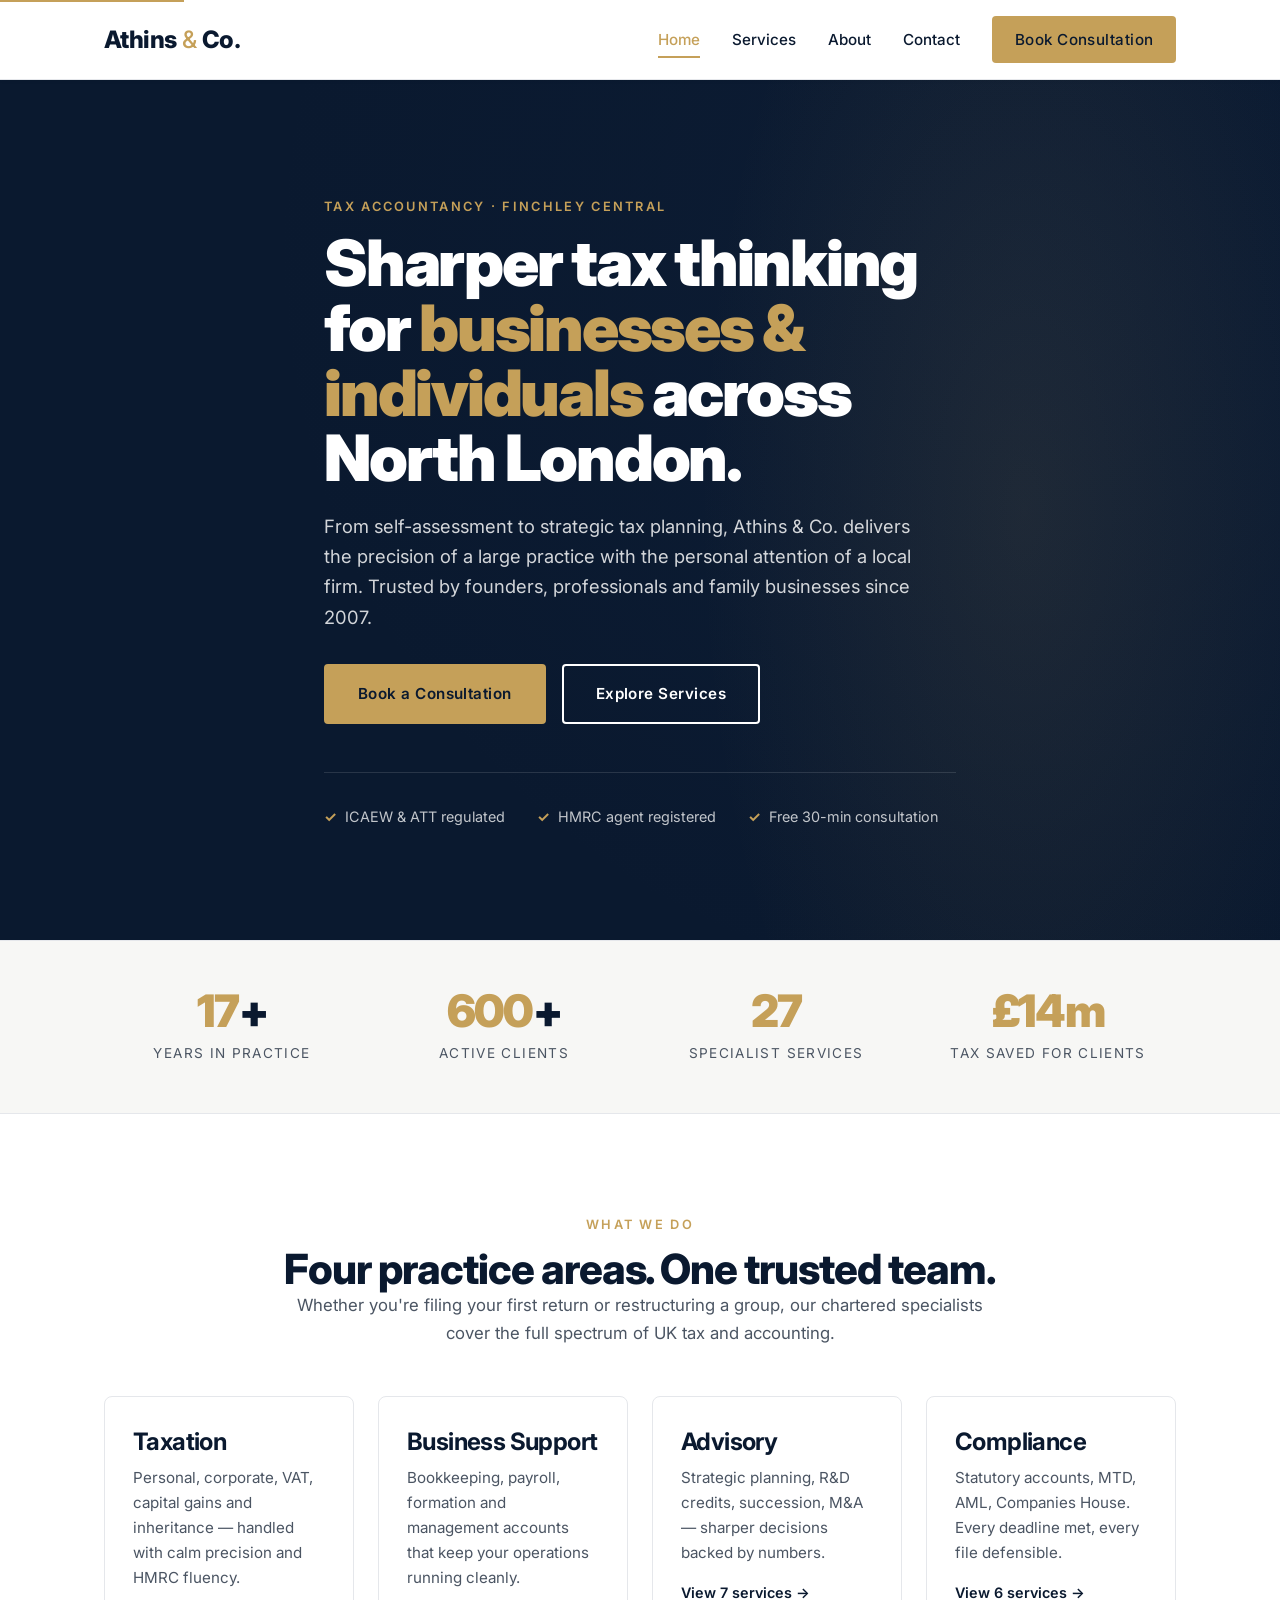
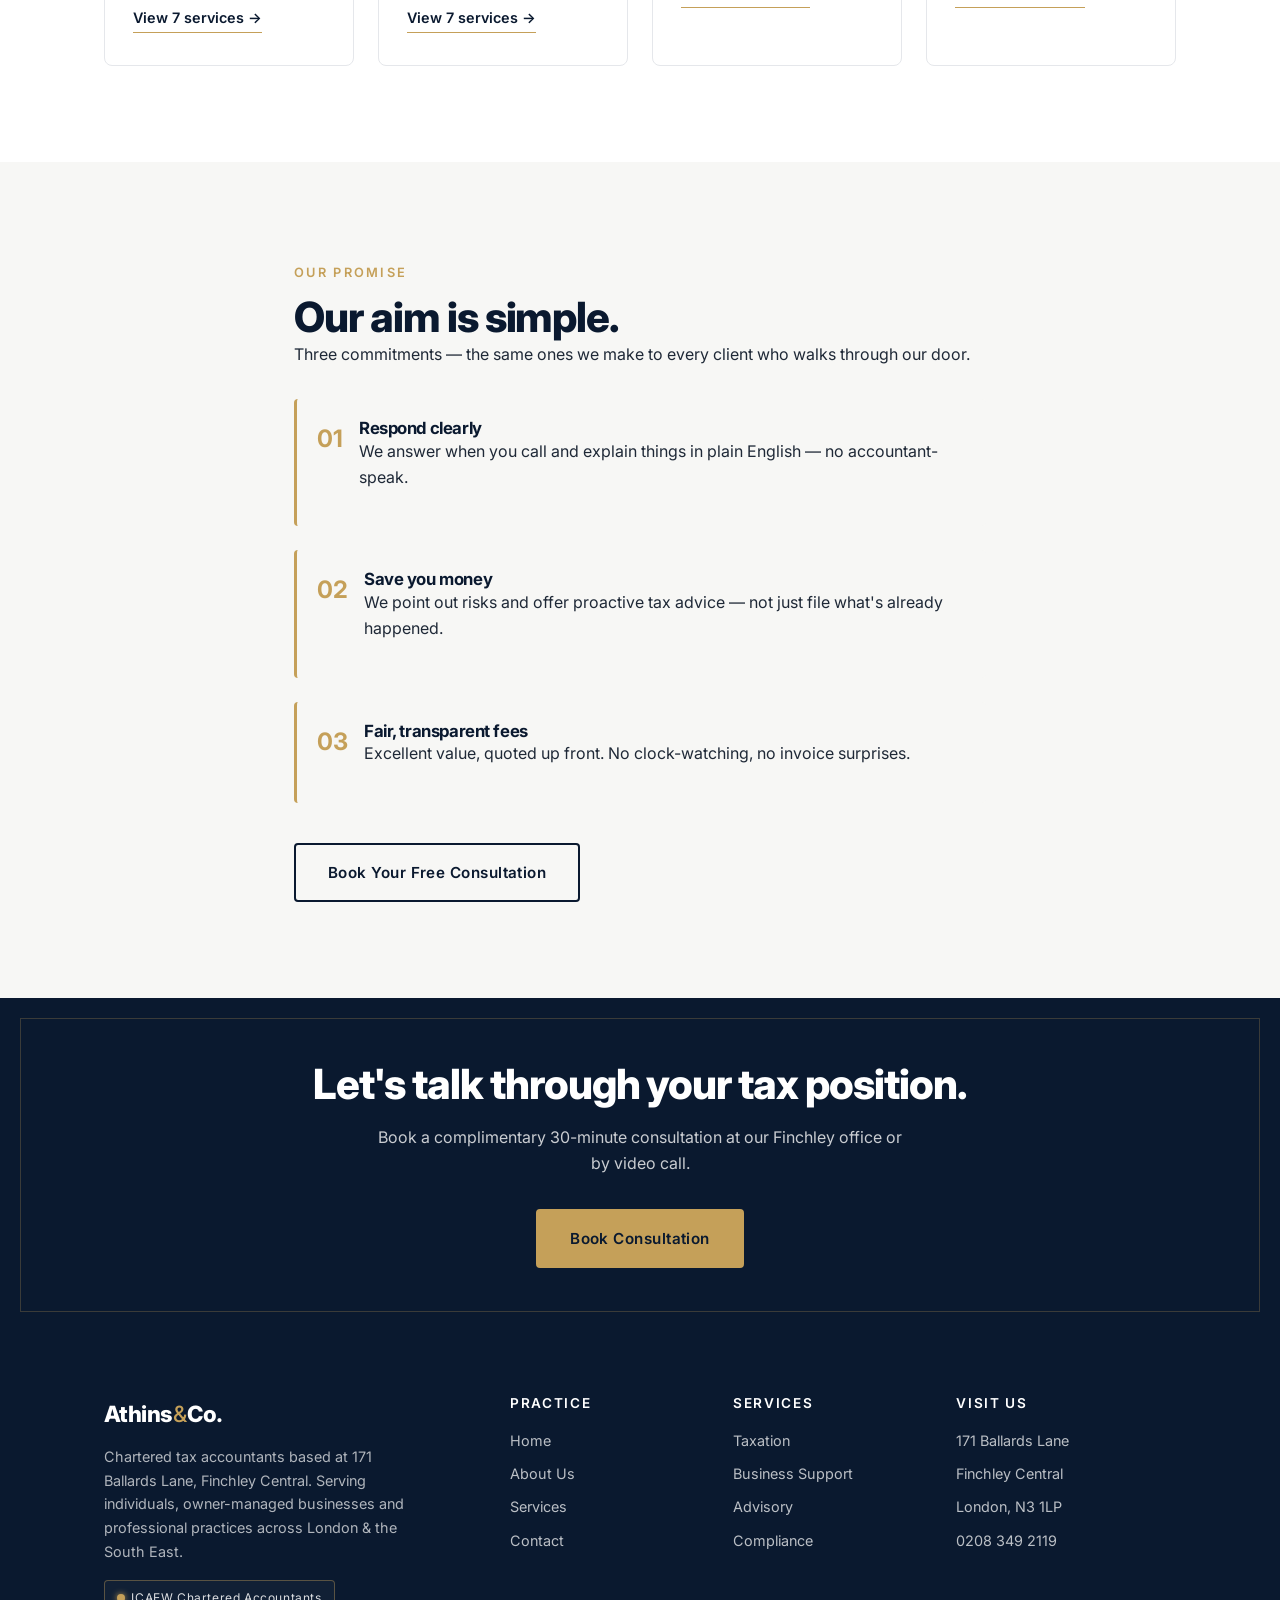
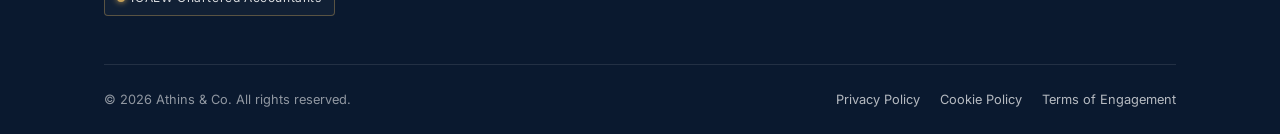
<file: index.html>
<!doctype html>
<html lang="en-GB">
<head>
  <meta charset="utf-8" />
  <meta name="viewport" content="width=device-width, initial-scale=1" />
  <title>Athins &amp; Co. — Chartered Tax Accountants in Finchley Central, London</title>
  <meta name="description" content="Athins & Co. is a tax accountancy firm in Finchley Central, London — delivering precise, personable advice on taxation, business support, advisory and compliance." />
  <meta name="theme-color" content="#0a192f" />
  <link rel="icon" href="data:image/svg+xml,%3Csvg xmlns='http://www.w3.org/2000/svg' viewBox='0 0 64 64'%3E%3Crect width='64' height='64' rx='8' fill='%230a192f'/%3E%3Ctext x='50%25' y='58%25' text-anchor='middle' font-family='Georgia,serif' font-size='38' font-weight='700' fill='%23c5a059'%3EA%3C/text%3E%3C/svg%3E" />
  <link rel="preconnect" href="https://fonts.googleapis.com" />
  <link rel="preconnect" href="https://fonts.gstatic.com" crossorigin />
  <link href="https://fonts.googleapis.com/css2?family=Inter:wght@400;500;600;700;800;900&display=swap" rel="stylesheet" />
  <link rel="stylesheet" href="style.css?v=6" />
</head>
<body>
  <a class="skip-link" href="#main">Skip to main content</a>

  <!-- HEADER -->
  <header class="site-header">
    <div class="container nav-wrap">
      <a href="index.html" class="brand" aria-label="Athins and Co. home">
        <span>Athins <span class="brand-mark">&amp;</span> Co.</span>
      </a>
      <button class="nav-toggle" aria-label="Toggle navigation" aria-controls="primary-nav" aria-expanded="false">
        <span></span><span></span><span></span>
      </button>
      <nav id="primary-nav" class="nav-menu" data-open="false" aria-label="Primary">
        <a href="index.html">Home</a>
        <a href="services.html">Services</a>
        <a href="about.html">About</a>
        <a href="contact.html">Contact</a>
        <a class="btn btn-primary" href="contact.html#book">Book Consultation</a>
      </nav>
    </div>
  </header>

  <main id="main">

    <!-- HERO -->
    <section class="hero">
      <div class="container hero-inner">
        <span class="eyebrow">Tax accountancy · Finchley Central</span>
        <h1>Sharper tax thinking for <span class="accent">businesses &amp; individuals</span> across North London.</h1>
        <p class="hero-lead">
          From self-assessment to strategic tax planning, Athins &amp; Co. delivers the precision of a
          large practice with the personal attention of a local firm. Trusted by founders, professionals
          and family businesses since 2007.
        </p>
        <div class="hero-actions">
          <a class="btn btn-primary" href="contact.html#book">Book a Consultation</a>
          <a class="btn btn-outline" href="services.html">Explore Services</a>
        </div>
        <div class="hero-meta">
          <span class="hero-meta-item">ICAEW &amp; ATT regulated</span>
          <span class="hero-meta-item">HMRC agent registered</span>
          <span class="hero-meta-item">Free 30-min consultation</span>
        </div>
      </div>
    </section>

    <!-- TRUST -->
    <section class="trust" aria-label="Practice statistics">
      <div class="container">
        <div class="stats-grid">
          <div>
            <div class="stat-num"><span class="gold">17</span>+</div>
            <span class="stat-label">Years in Practice</span>
          </div>
          <div>
            <div class="stat-num"><span class="gold">600</span>+</div>
            <span class="stat-label">Active Clients</span>
          </div>
          <div>
            <div class="stat-num"><span class="gold">27</span></div>
            <span class="stat-label">Specialist Services</span>
          </div>
          <div>
            <div class="stat-num"><span class="gold">£14m</span></div>
            <span class="stat-label">Tax Saved For Clients</span>
          </div>
        </div>
      </div>
    </section>

    <!-- SERVICES PREVIEW -->
    <section>
      <div class="container">
        <header class="section-head">
          <span class="eyebrow">What We Do</span>
          <h2>Four practice areas. One trusted team.</h2>
          <p>Whether you're filing your first return or restructuring a group, our chartered specialists
            cover the full spectrum of UK tax and accounting.</p>
        </header>

        <div class="grid grid-4">
          <article class="card">
            <h3>Taxation</h3>
            <p>Personal, corporate, VAT, capital gains and inheritance — handled with calm precision and HMRC fluency.</p>
            <a class="card-link" href="services.html#taxation">View 7 services →</a>
          </article>
          <article class="card">
            <h3>Business Support</h3>
            <p>Bookkeeping, payroll, formation and management accounts that keep your operations running cleanly.</p>
            <a class="card-link" href="services.html#business">View 7 services →</a>
          </article>
          <article class="card">
            <h3>Advisory</h3>
            <p>Strategic planning, R&amp;D credits, succession, M&amp;A — sharper decisions backed by numbers.</p>
            <a class="card-link" href="services.html#advisory">View 7 services →</a>
          </article>
          <article class="card">
            <h3>Compliance</h3>
            <p>Statutory accounts, MTD, AML, Companies House. Every deadline met, every file defensible.</p>
            <a class="card-link" href="services.html#compliance">View 6 services →</a>
          </article>
        </div>
      </div>
    </section>

    <!-- OUR AIM -->
    <section style="background: var(--off-white);">
      <div class="container" style="max-width: 820px;">
        <span class="eyebrow">Our Promise</span>
        <h2>Our aim is simple.</h2>
        <p>Three commitments — the same ones we make to every client who walks through our door.</p>
        <ul class="value-list">
          <li class="value-item">
            <span class="value-num">01</span>
            <div>
              <h4>Respond clearly</h4>
              <p>We answer when you call and explain things in plain English — no accountant-speak.</p>
            </div>
          </li>
          <li class="value-item">
            <span class="value-num">02</span>
            <div>
              <h4>Save you money</h4>
              <p>We point out risks and offer proactive tax advice — not just file what's already happened.</p>
            </div>
          </li>
          <li class="value-item">
            <span class="value-num">03</span>
            <div>
              <h4>Fair, transparent fees</h4>
              <p>Excellent value, quoted up front. No clock-watching, no invoice surprises.</p>
            </div>
          </li>
        </ul>
        <div style="margin-top: 2.5rem;">
          <a class="btn btn-ghost" href="contact.html#book">Book Your Free Consultation</a>
        </div>
      </div>
    </section>

    <!-- CTA -->
    <section class="cta-banner">
      <div class="container">
        <h2>Let's talk through your tax position.</h2>
        <p>Book a complimentary 30-minute consultation at our Finchley office or by video call.</p>
        <a class="btn btn-primary" href="contact.html#book">Book Consultation</a>
      </div>
    </section>

  </main>

  <!-- FOOTER -->
  <footer class="site-footer footer">
    <div class="container">
      <div class="footer-grid">
        <div class="footer-about">
          <div class="footer-brand">Athins<span class="gold">&amp;</span>Co.</div>
          <p>Chartered tax accountants based at 171 Ballards Lane, Finchley Central. Serving individuals,
            owner-managed businesses and professional practices across London &amp; the South East.</p>
          <div class="trust-badges" aria-label="Professional bodies">
            <span class="badge"><span class="dot"></span>ICAEW Chartered Accountants</span>
          </div>
        </div>
        <div>
          <h4>Practice</h4>
          <ul>
            <li><a href="index.html">Home</a></li>
            <li><a href="about.html">About Us</a></li>
            <li><a href="services.html">Services</a></li>
            <li><a href="contact.html">Contact</a></li>
          </ul>
        </div>
        <div>
          <h4>Services</h4>
          <ul>
            <li><a href="services.html#taxation">Taxation</a></li>
            <li><a href="services.html#business">Business Support</a></li>
            <li><a href="services.html#advisory">Advisory</a></li>
            <li><a href="services.html#compliance">Compliance</a></li>
          </ul>
        </div>
        <div>
          <h4>Visit Us</h4>
          <ul>
            <li>171 Ballards Lane</li>
            <li>Finchley Central</li>
            <li>London, N3 1LP</li>
            <li><a href="tel:02083492119">0208 349 2119</a></li>
          </ul>
        </div>
      </div>
      <div class="footer-bottom">
        <span>© <span id="year">2026</span> Athins &amp; Co. All rights reserved.</span>
        <nav class="footer-bottom-links" aria-label="Legal">
          <a href="contact.html#privacy">Privacy Policy</a>
          <a href="contact.html#privacy">Cookie Policy</a>
          <a href="contact.html#privacy">Terms of Engagement</a>
        </nav>
      </div>
    </div>
  </footer>

  <script src="script.js" defer></script>
</body>
</html>
</file>
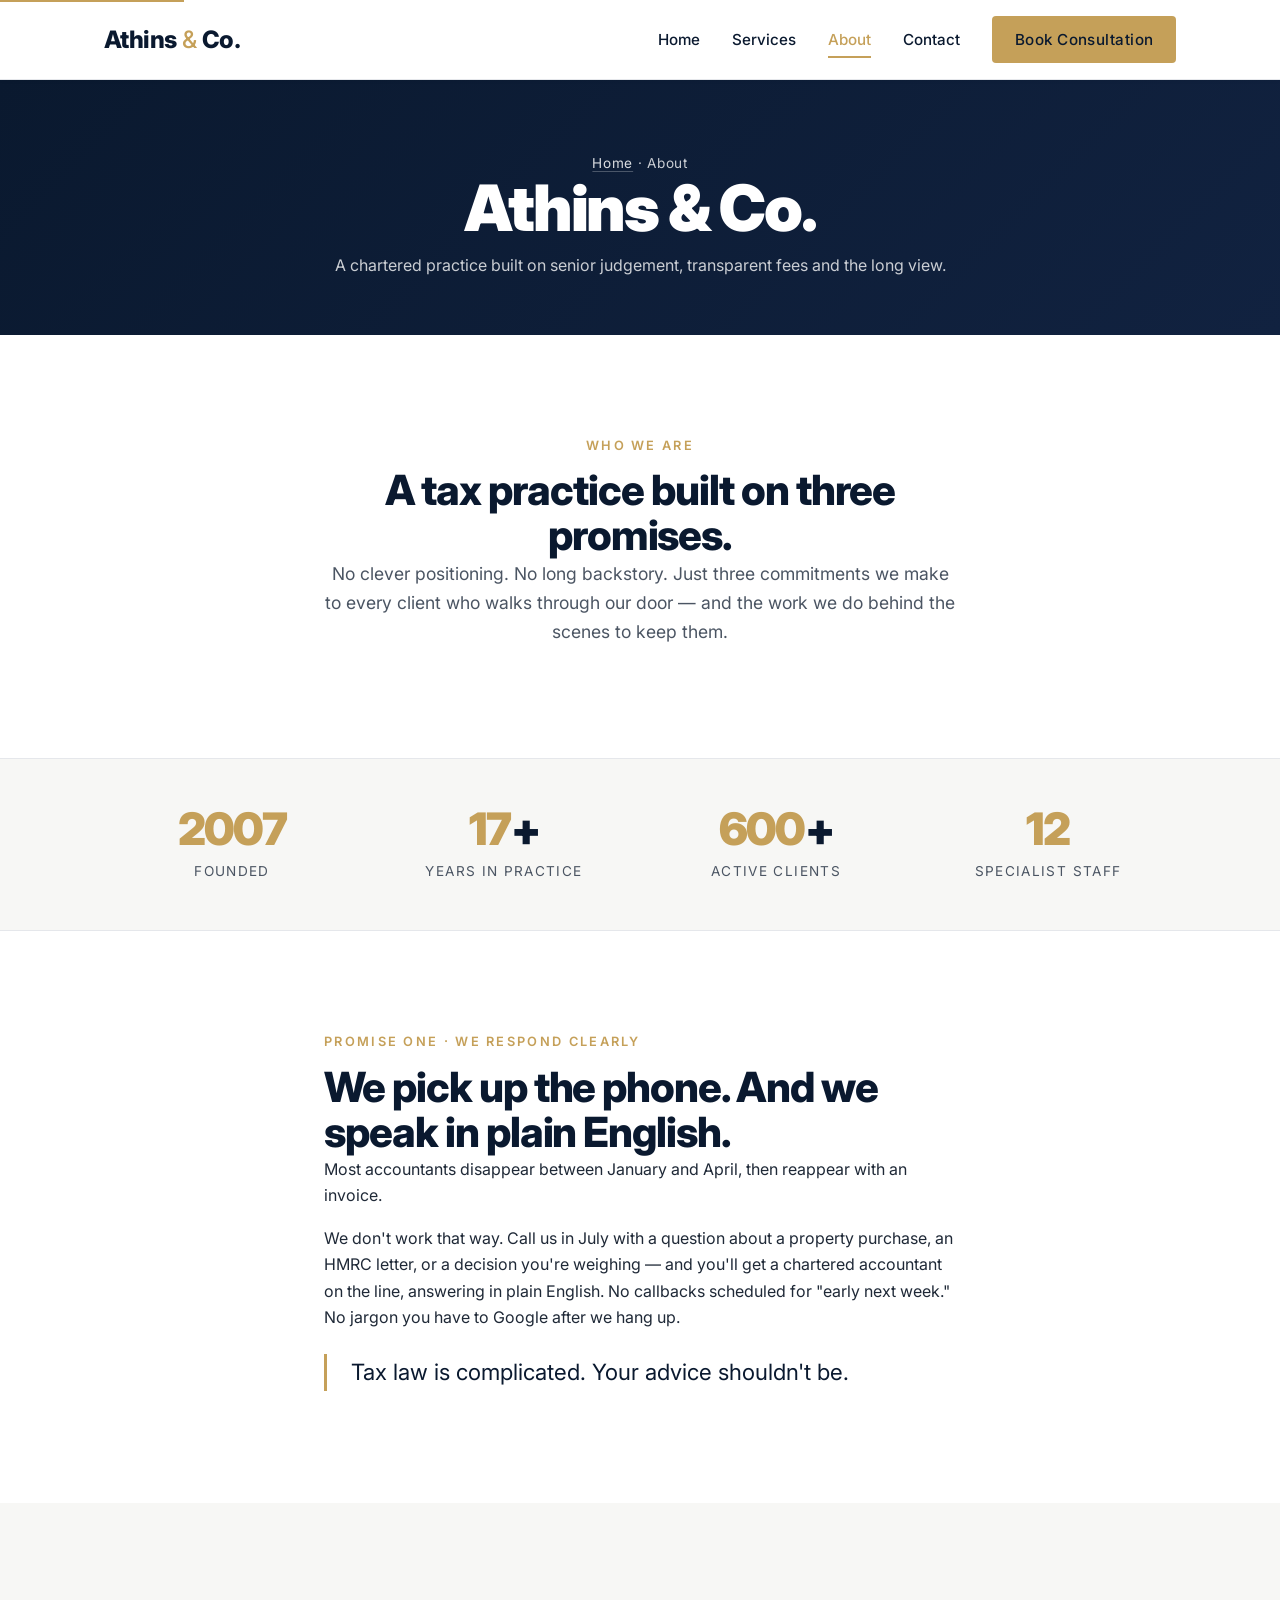
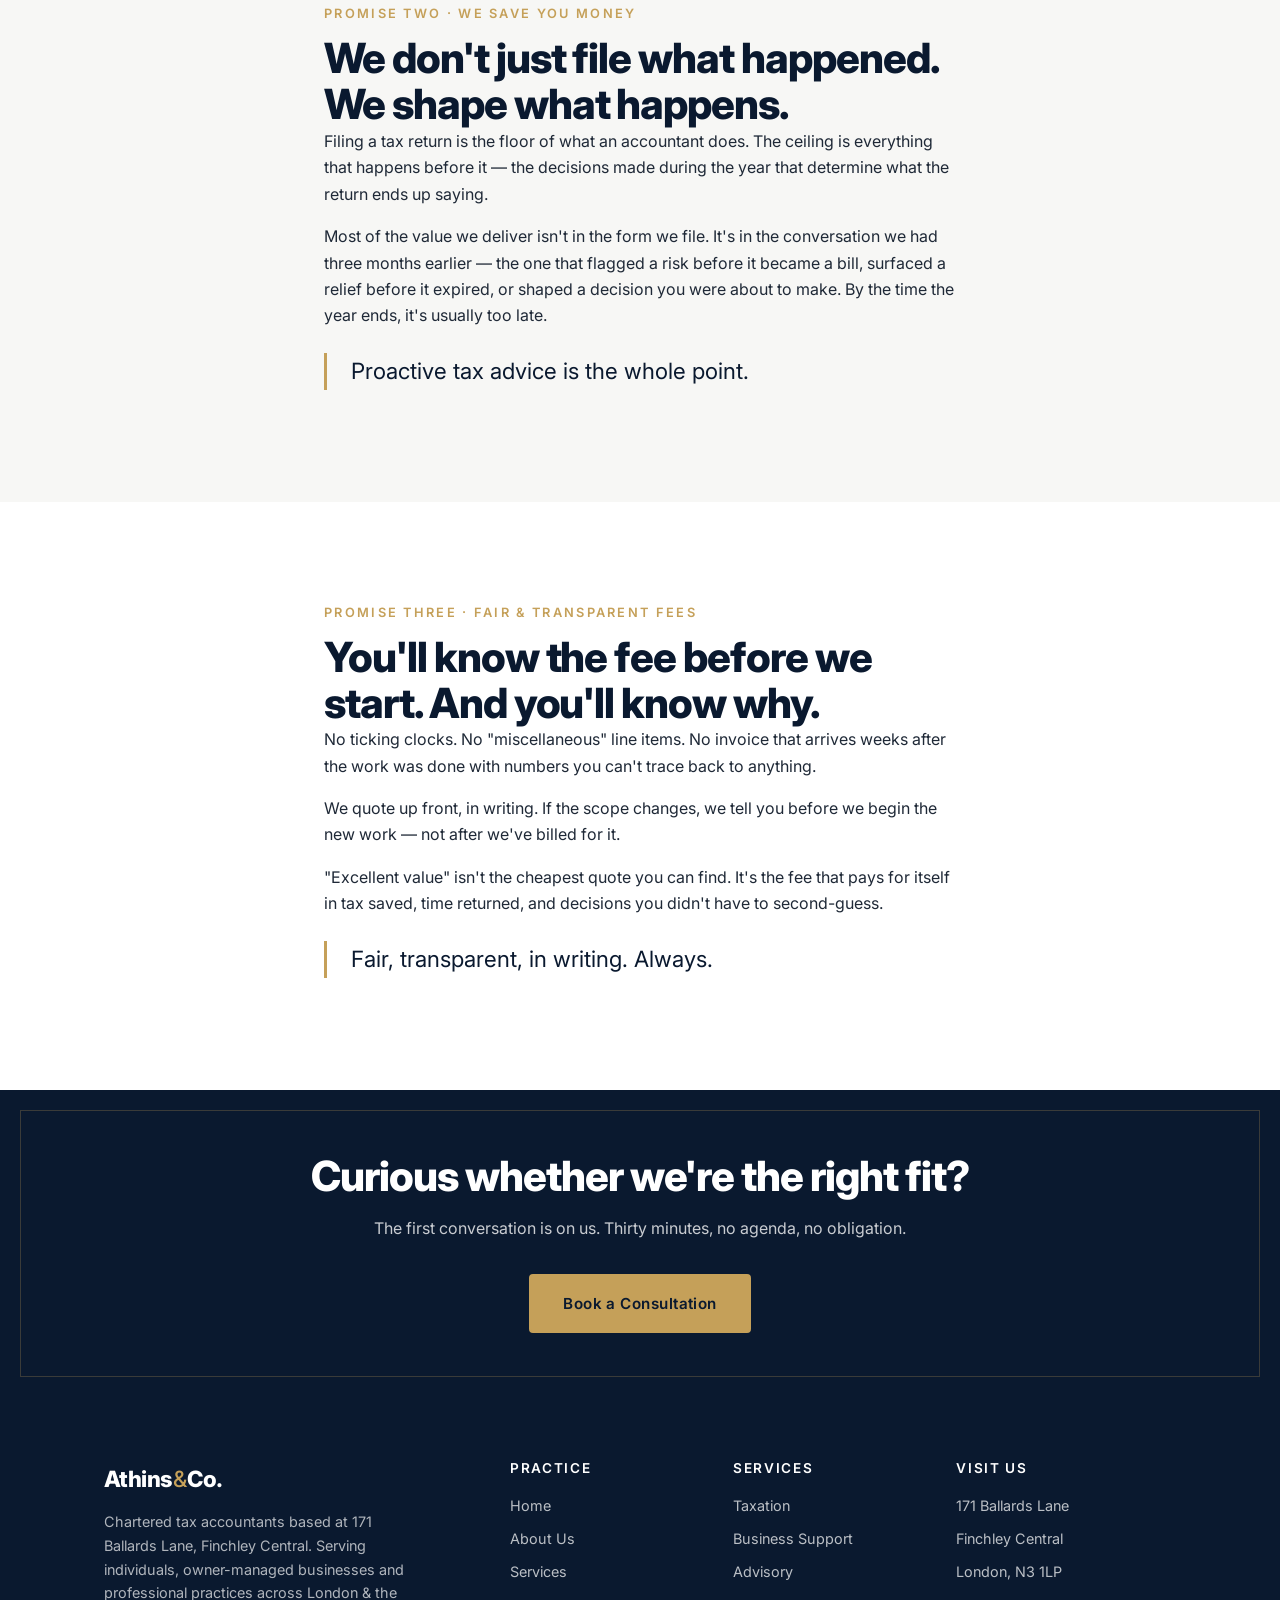
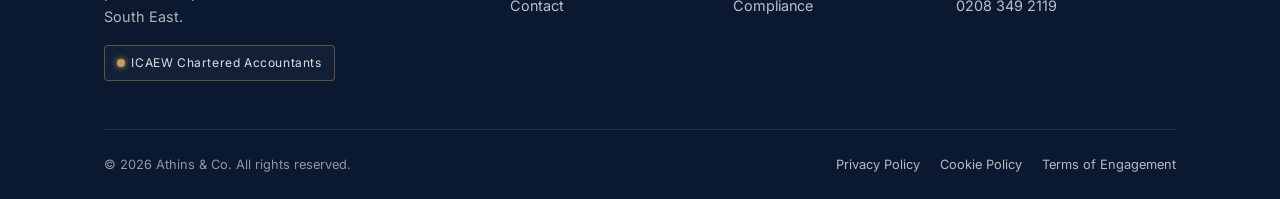
<file: about.html>
<!doctype html>
<html lang="en-GB">
<head>
  <meta charset="utf-8" />
  <meta name="viewport" content="width=device-width, initial-scale=1" />
  <title>About — Athins &amp; Co. Chartered Tax Accountants</title>
  <meta name="description" content="Founded in Finchley Central, Athins & Co. is a chartered tax accountancy firm built on senior expertise, transparent fees and long client relationships." />
  <meta name="theme-color" content="#0a192f" />
  <link rel="icon" href="data:image/svg+xml,%3Csvg xmlns='http://www.w3.org/2000/svg' viewBox='0 0 64 64'%3E%3Crect width='64' height='64' rx='8' fill='%230a192f'/%3E%3Ctext x='50%25' y='58%25' text-anchor='middle' font-family='Georgia,serif' font-size='38' font-weight='700' fill='%23c5a059'%3EA%3C/text%3E%3C/svg%3E" />
  <link rel="preconnect" href="https://fonts.googleapis.com" />
  <link rel="preconnect" href="https://fonts.gstatic.com" crossorigin />
  <link href="https://fonts.googleapis.com/css2?family=Inter:wght@400;500;600;700;800;900&display=swap" rel="stylesheet" />
  <link rel="stylesheet" href="style.css?v=6" />
</head>
<body>
  <a class="skip-link" href="#main">Skip to main content</a>

  <header class="site-header">
    <div class="container nav-wrap">
      <a href="index.html" class="brand" aria-label="Athins and Co. home">
        <span>Athins <span class="brand-mark">&amp;</span> Co.</span>
      </a>
      <button class="nav-toggle" aria-label="Toggle navigation" aria-controls="primary-nav" aria-expanded="false">
        <span></span><span></span><span></span>
      </button>
      <nav id="primary-nav" class="nav-menu" data-open="false" aria-label="Primary">
        <a href="index.html">Home</a>
        <a href="services.html">Services</a>
        <a href="about.html">About</a>
        <a href="contact.html">Contact</a>
        <a class="btn btn-primary" href="contact.html#book">Book Consultation</a>
      </nav>
    </div>
  </header>

  <main id="main">

    <section class="page-hero">
      <div class="container">
        <p class="breadcrumbs"><a href="index.html">Home</a> · About</p>
        <h1>Athins &amp; Co.</h1>
        <p>A chartered practice built on senior judgement, transparent fees and the long view.</p>
      </div>
    </section>

    <section>
      <div class="container" style="max-width: 760px; text-align: center;">
        <span class="eyebrow">Who We Are</span>
        <h2>A tax practice built on three promises.</h2>
        <p style="font-size: 1.1rem; color: var(--grey-600);">No clever positioning. No long backstory.
          Just three commitments we make to every client who walks through our door —
          and the work we do behind the scenes to keep them.</p>
      </div>
    </section>

    <!-- STATS -->
    <section class="trust" aria-label="Practice statistics">
      <div class="container">
        <div class="stats-grid">
          <div>
            <div class="stat-num"><span class="gold">2007</span></div>
            <span class="stat-label">Founded</span>
          </div>
          <div>
            <div class="stat-num"><span class="gold">17</span>+</div>
            <span class="stat-label">Years in Practice</span>
          </div>
          <div>
            <div class="stat-num"><span class="gold">600</span>+</div>
            <span class="stat-label">Active Clients</span>
          </div>
          <div>
            <div class="stat-num"><span class="gold">12</span></div>
            <span class="stat-label">Specialist Staff</span>
          </div>
        </div>
      </div>
    </section>

    <!-- PROMISE 1 -->
    <section>
      <div class="container" style="max-width: 760px;">
        <span class="eyebrow">Promise One · We Respond Clearly</span>
        <h2>We pick up the phone. And we speak in plain English.</h2>
        <p>Most accountants disappear between January and April, then reappear with an invoice.</p>
        <p>We don't work that way. Call us in July with a question about a property purchase, an
          HMRC letter, or a decision you're weighing — and you'll get a chartered accountant on the
          line, answering in plain English. No callbacks scheduled for "early next week." No jargon
          you have to Google after we hang up.</p>
        <p style="font-family: var(--font-serif); font-size: 1.4rem; color: var(--navy); margin-top: 1.5rem; padding-left: 1.5rem; border-left: 3px solid var(--gold);">
          Tax law is complicated. Your advice shouldn't be.
        </p>
      </div>
    </section>

    <!-- PROMISE 2 -->
    <section style="background: var(--off-white);">
      <div class="container" style="max-width: 760px;">
        <span class="eyebrow">Promise Two · We Save You Money</span>
        <h2>We don't just file what happened. We shape what happens.</h2>
        <p>Filing a tax return is the floor of what an accountant does. The ceiling is everything
          that happens before it — the decisions made during the year that determine what the
          return ends up saying.</p>
        <p>Most of the value we deliver isn't in the form we file. It's in the conversation we
          had three months earlier — the one that flagged a risk before it became a bill, surfaced
          a relief before it expired, or shaped a decision you were about to make. By the time the
          year ends, it's usually too late.</p>
        <p style="font-family: var(--font-serif); font-size: 1.4rem; color: var(--navy); margin-top: 1.5rem; padding-left: 1.5rem; border-left: 3px solid var(--gold);">
          Proactive tax advice is the whole point.
        </p>
      </div>
    </section>

    <!-- PROMISE 3 -->
    <section>
      <div class="container" style="max-width: 760px;">
        <span class="eyebrow">Promise Three · Fair &amp; Transparent Fees</span>
        <h2>You'll know the fee before we start. And you'll know why.</h2>
        <p>No ticking clocks. No "miscellaneous" line items. No invoice that arrives weeks after
          the work was done with numbers you can't trace back to anything.</p>
        <p>We quote up front, in writing. If the scope changes, we tell you before we begin the new
          work — not after we've billed for it.</p>
        <p>"Excellent value" isn't the cheapest quote you can find. It's the fee that pays for
          itself in tax saved, time returned, and decisions you didn't have to second-guess.</p>
        <p style="font-family: var(--font-serif); font-size: 1.4rem; color: var(--navy); margin-top: 1.5rem; padding-left: 1.5rem; border-left: 3px solid var(--gold);">
          Fair, transparent, in writing. Always.
        </p>
      </div>
    </section>

    <section class="cta-banner">
      <div class="container">
        <h2>Curious whether we're the right fit?</h2>
        <p>The first conversation is on us. Thirty minutes, no agenda, no obligation.</p>
        <a class="btn btn-primary" href="contact.html#book">Book a Consultation</a>
      </div>
    </section>

  </main>

  <footer class="site-footer footer">
    <div class="container">
      <div class="footer-grid">
        <div class="footer-about">
          <div class="footer-brand">Athins<span class="gold">&amp;</span>Co.</div>
          <p>Chartered tax accountants based at 171 Ballards Lane, Finchley Central. Serving individuals,
            owner-managed businesses and professional practices across London &amp; the South East.</p>
          <div class="trust-badges" aria-label="Professional bodies">
            <span class="badge"><span class="dot"></span>ICAEW Chartered Accountants</span>
          </div>
        </div>
        <div>
          <h4>Practice</h4>
          <ul>
            <li><a href="index.html">Home</a></li>
            <li><a href="about.html">About Us</a></li>
            <li><a href="services.html">Services</a></li>
            <li><a href="contact.html">Contact</a></li>
          </ul>
        </div>
        <div>
          <h4>Services</h4>
          <ul>
            <li><a href="services.html#taxation">Taxation</a></li>
            <li><a href="services.html#business">Business Support</a></li>
            <li><a href="services.html#advisory">Advisory</a></li>
            <li><a href="services.html#compliance">Compliance</a></li>
          </ul>
        </div>
        <div>
          <h4>Visit Us</h4>
          <ul>
            <li>171 Ballards Lane</li>
            <li>Finchley Central</li>
            <li>London, N3 1LP</li>
            <li><a href="tel:02083492119">0208 349 2119</a></li>
          </ul>
        </div>
      </div>
      <div class="footer-bottom">
        <span>© <span id="year">2026</span> Athins &amp; Co. All rights reserved.</span>
        <nav class="footer-bottom-links" aria-label="Legal">
          <a href="contact.html#privacy">Privacy Policy</a>
          <a href="contact.html#privacy">Cookie Policy</a>
          <a href="contact.html#privacy">Terms of Engagement</a>
        </nav>
      </div>
    </div>
  </footer>

  <script src="script.js" defer></script>
</body>
</html>
</file>
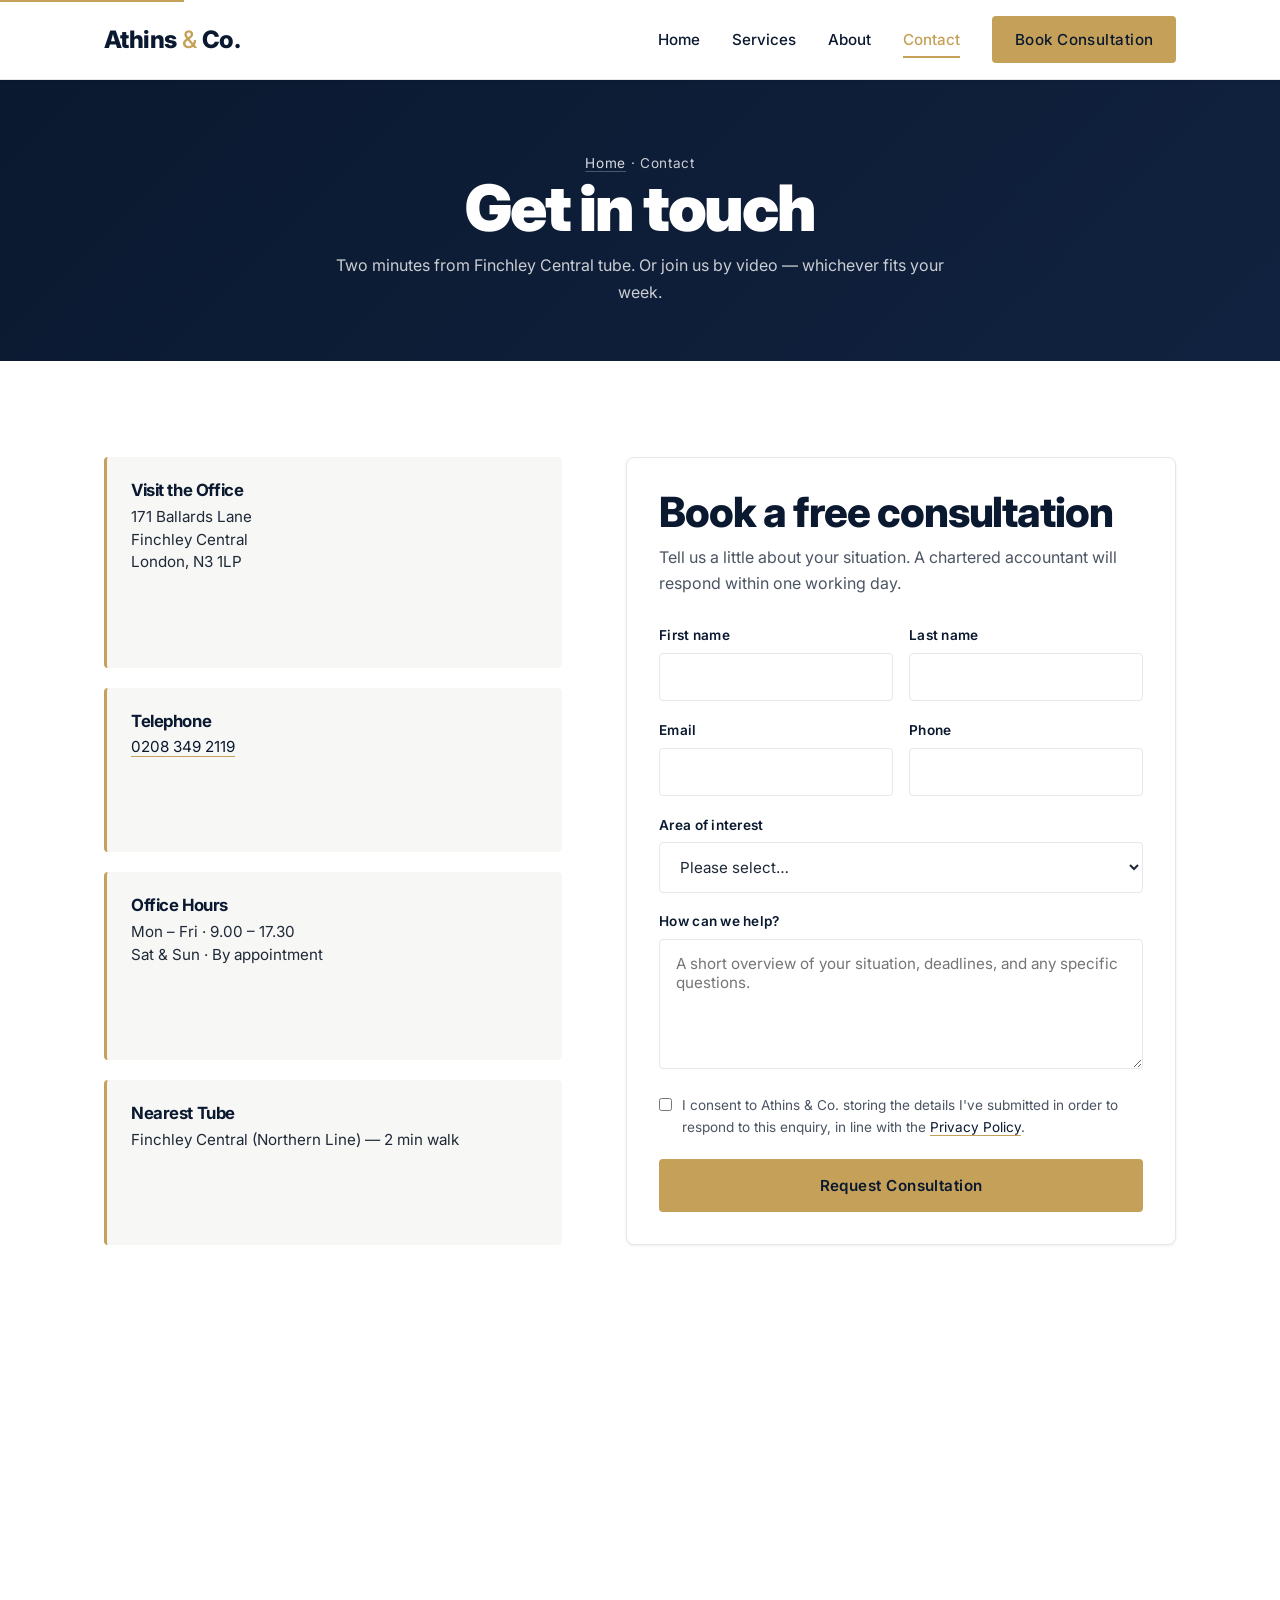
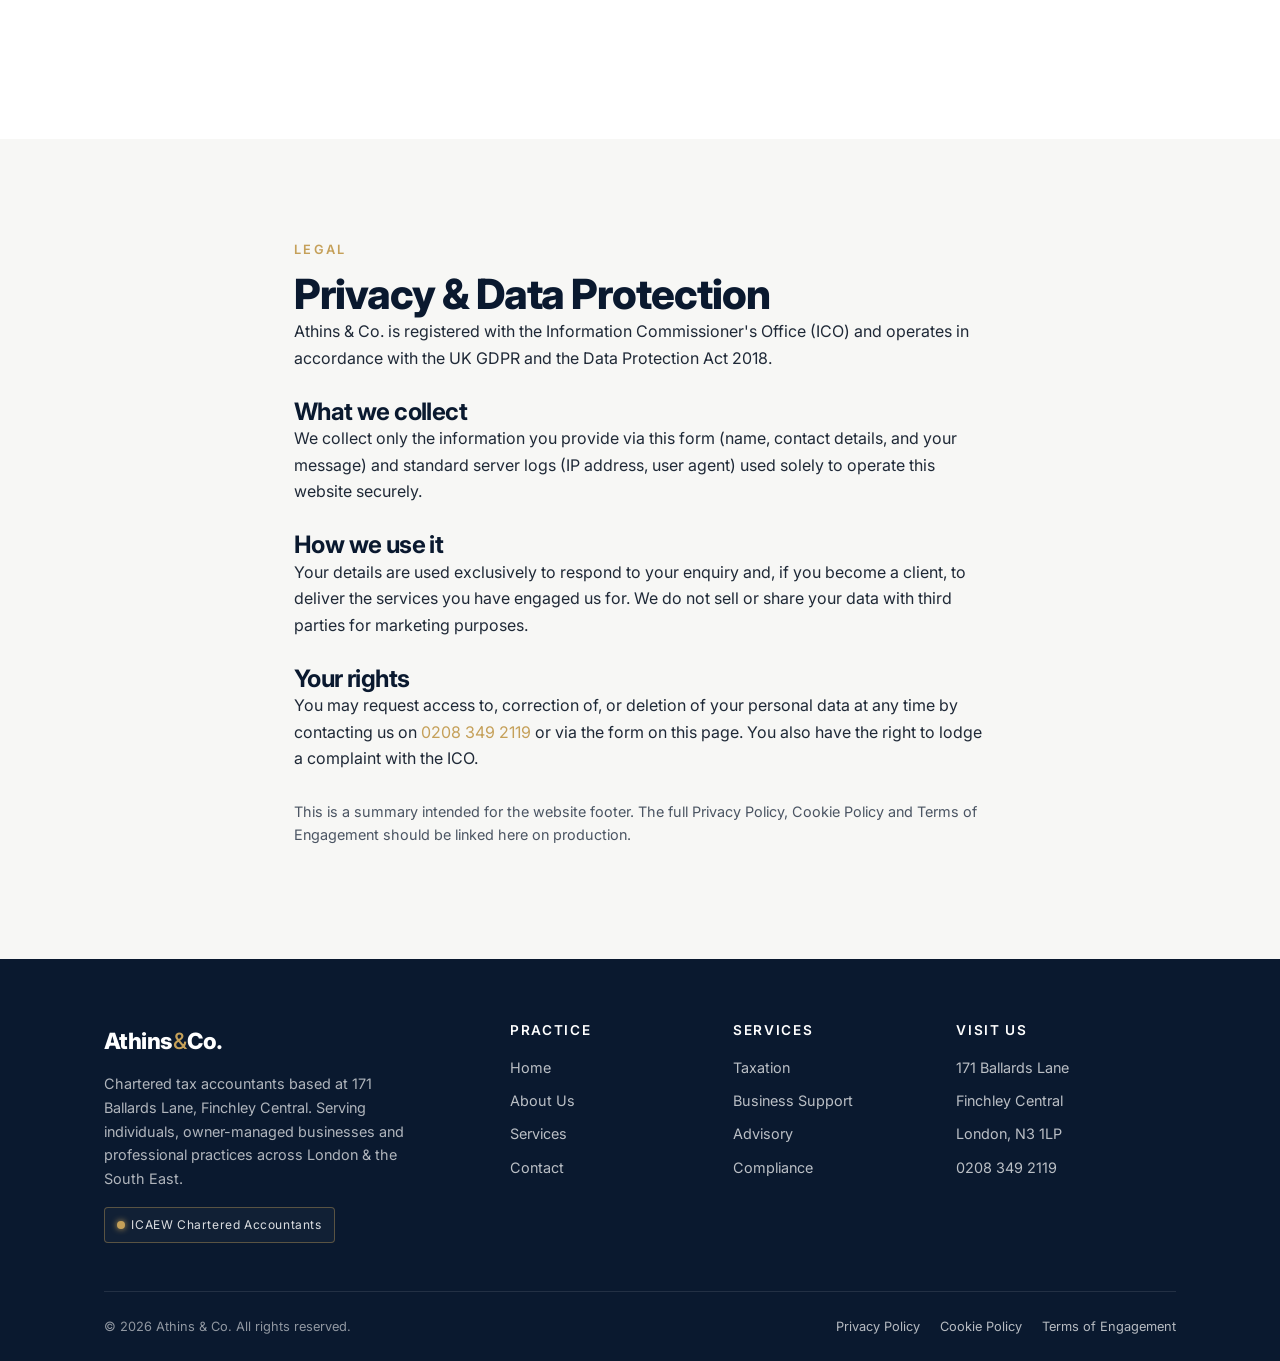
<file: contact.html>
<!doctype html>
<html lang="en-GB">
<head>
  <meta charset="utf-8" />
  <meta name="viewport" content="width=device-width, initial-scale=1" />
  <title>Contact &amp; Book a Consultation — Athins &amp; Co.</title>
  <meta name="description" content="Visit Athins & Co. at 171 Ballards Lane, Finchley Central, London N3 1LP. Call 0208 349 2119 or book a free 30-minute consultation online." />
  <meta name="theme-color" content="#0a192f" />
  <link rel="icon" href="data:image/svg+xml,%3Csvg xmlns='http://www.w3.org/2000/svg' viewBox='0 0 64 64'%3E%3Crect width='64' height='64' rx='8' fill='%230a192f'/%3E%3Ctext x='50%25' y='58%25' text-anchor='middle' font-family='Georgia,serif' font-size='38' font-weight='700' fill='%23c5a059'%3EA%3C/text%3E%3C/svg%3E" />
  <link rel="preconnect" href="https://fonts.googleapis.com" />
  <link rel="preconnect" href="https://fonts.gstatic.com" crossorigin />
  <link href="https://fonts.googleapis.com/css2?family=Inter:wght@400;500;600;700;800;900&display=swap" rel="stylesheet" />
  <link rel="stylesheet" href="style.css?v=6" />
</head>
<body>
  <a class="skip-link" href="#main">Skip to main content</a>

  <header class="site-header">
    <div class="container nav-wrap">
      <a href="index.html" class="brand" aria-label="Athins and Co. home">
        <span>Athins <span class="brand-mark">&amp;</span> Co.</span>
      </a>
      <button class="nav-toggle" aria-label="Toggle navigation" aria-controls="primary-nav" aria-expanded="false">
        <span></span><span></span><span></span>
      </button>
      <nav id="primary-nav" class="nav-menu" data-open="false" aria-label="Primary">
        <a href="index.html">Home</a>
        <a href="services.html">Services</a>
        <a href="about.html">About</a>
        <a href="contact.html">Contact</a>
        <a class="btn btn-primary" href="contact.html#book">Book Consultation</a>
      </nav>
    </div>
  </header>

  <main id="main">

    <section class="page-hero">
      <div class="container">
        <p class="breadcrumbs"><a href="index.html">Home</a> · Contact</p>
        <h1>Get in touch</h1>
        <p>Two minutes from Finchley Central tube. Or join us by video — whichever fits your week.</p>
      </div>
    </section>

    <section id="book">
      <div class="container">
        <div class="contact-grid">

          <!-- INFO -->
          <aside class="contact-info" aria-label="Contact details">
            <div class="info-block">
              <h4>Visit the Office</h4>
              <p>171 Ballards Lane<br />Finchley Central<br />London, N3 1LP</p>
            </div>
            <div class="info-block">
              <h4>Telephone</h4>
              <p><a href="tel:02083492119">0208 349 2119</a></p>
            </div>
            <div class="info-block">
              <h4>Office Hours</h4>
              <p>Mon – Fri · 9.00 – 17.30<br />Sat &amp; Sun · By appointment</p>
            </div>
            <div class="info-block">
              <h4>Nearest Tube</h4>
              <p>Finchley Central (Northern Line) — 2 min walk</p>
            </div>
          </aside>

          <!-- FORM -->
          <form class="contact-form" name="consultation" method="POST" data-netlify="true" netlify-honeypot="bot-field" action="/?submitted=1">
            <h2 style="margin-bottom: 0.5rem;">Book a free consultation</h2>
            <p style="color: var(--grey-600); margin-bottom: 1.75rem;">
              Tell us a little about your situation. A chartered accountant will respond within one working day.
            </p>

            <input type="hidden" name="form-name" value="consultation" />
            <p style="display:none;"><label>Don't fill this out: <input name="bot-field" /></label></p>

            <div class="form-row row-2">
              <div class="field">
                <label for="firstName">First name</label>
                <input id="firstName" name="firstName" type="text" autocomplete="given-name" required />
              </div>
              <div class="field">
                <label for="lastName">Last name</label>
                <input id="lastName" name="lastName" type="text" autocomplete="family-name" required />
              </div>
            </div>

            <div class="form-row row-2">
              <div class="field">
                <label for="email">Email</label>
                <input id="email" name="email" type="email" autocomplete="email" required />
              </div>
              <div class="field">
                <label for="phone">Phone</label>
                <input id="phone" name="phone" type="tel" autocomplete="tel" />
              </div>
            </div>

            <div class="field">
              <label for="service">Area of interest</label>
              <select id="service" name="service" required>
                <option value="">Please select…</option>
                <option>Taxation</option>
                <option>Business Support</option>
                <option>Advisory</option>
                <option>Compliance</option>
                <option>Not sure — please advise</option>
              </select>
            </div>

            <div class="field">
              <label for="message">How can we help?</label>
              <textarea id="message" name="message" placeholder="A short overview of your situation, deadlines, and any specific questions." required></textarea>
            </div>

            <label class="consent">
              <input type="checkbox" name="consent" required />
              <span>I consent to Athins &amp; Co. storing the details I've submitted in order to respond to this enquiry, in line with the <a href="#privacy">Privacy Policy</a>.</span>
            </label>

            <button type="submit" class="btn btn-primary" style="width:100%;">Request Consultation</button>
          </form>

        </div>

        <!-- MAP -->
        <div style="margin-top: 3rem; border-radius: 8px; overflow: hidden;">
          <iframe src="https://www.google.com/maps/embed?pb=!1m18!1m12!1m3!1d2477.951846310997!2d-0.18776379999999998!3d51.6057709!2m3!1f0!2f0!3f0!3m2!1i1024!2i768!4f13.1!3m3!1m2!1s0x487619fd93b76c0b%3A0xa87cc49306ca7dd0!2sAthins%20%26%20Co!5e0!3m2!1sen!2suk!4v1777982194052!5m2!1sen!2suk" width="100%" height="350" style="border:0; display:block;" allowfullscreen="" loading="lazy" referrerpolicy="no-referrer-when-downgrade"></iframe>
        </div>

      </div>
    </section>

    <!-- PRIVACY -->
    <section id="privacy" style="background: var(--off-white);">
      <div class="container" style="max-width: 820px;">
        <span class="eyebrow">Legal</span>
        <h2>Privacy &amp; Data Protection</h2>
        <p>Athins &amp; Co. is registered with the Information Commissioner's Office (ICO) and operates in
          accordance with the UK GDPR and the Data Protection Act 2018.</p>
        <h3 style="margin-top:1.75rem;">What we collect</h3>
        <p>We collect only the information you provide via this form (name, contact details, and your
          message) and standard server logs (IP address, user agent) used solely to operate this website
          securely.</p>
        <h3 style="margin-top:1.75rem;">How we use it</h3>
        <p>Your details are used exclusively to respond to your enquiry and, if you become a client, to
          deliver the services you have engaged us for. We do not sell or share your data with third
          parties for marketing purposes.</p>
        <h3 style="margin-top:1.75rem;">Your rights</h3>
        <p>You may request access to, correction of, or deletion of your personal data at any time by
          contacting us on <a href="tel:02083492119">0208 349 2119</a> or via the form on this page.
          You also have the right to lodge a complaint with the ICO.</p>
        <p style="margin-top:1.75rem; color: var(--grey-600); font-size: 0.9rem;">
          This is a summary intended for the website footer. The full Privacy Policy, Cookie Policy and
          Terms of Engagement should be linked here on production.
        </p>
      </div>
    </section>

  </main>

  <footer class="site-footer footer">
    <div class="container">
      <div class="footer-grid">
        <div class="footer-about">
          <div class="footer-brand">Athins<span class="gold">&amp;</span>Co.</div>
          <p>Chartered tax accountants based at 171 Ballards Lane, Finchley Central. Serving individuals,
            owner-managed businesses and professional practices across London &amp; the South East.</p>
          <div class="trust-badges" aria-label="Professional bodies">
            <span class="badge"><span class="dot"></span>ICAEW Chartered Accountants</span>
          </div>
        </div>
        <div>
          <h4>Practice</h4>
          <ul>
            <li><a href="index.html">Home</a></li>
            <li><a href="about.html">About Us</a></li>
            <li><a href="services.html">Services</a></li>
            <li><a href="contact.html">Contact</a></li>
          </ul>
        </div>
        <div>
          <h4>Services</h4>
          <ul>
            <li><a href="services.html#taxation">Taxation</a></li>
            <li><a href="services.html#business">Business Support</a></li>
            <li><a href="services.html#advisory">Advisory</a></li>
            <li><a href="services.html#compliance">Compliance</a></li>
          </ul>
        </div>
        <div>
          <h4>Visit Us</h4>
          <ul>
            <li>171 Ballards Lane</li>
            <li>Finchley Central</li>
            <li>London, N3 1LP</li>
            <li><a href="tel:02083492119">0208 349 2119</a></li>
          </ul>
        </div>
      </div>
      <div class="footer-bottom">
        <span>© <span id="year">2026</span> Athins &amp; Co. All rights reserved.</span>
        <nav class="footer-bottom-links" aria-label="Legal">
          <a href="contact.html#privacy">Privacy Policy</a>
          <a href="contact.html#privacy">Cookie Policy</a>
          <a href="contact.html#privacy">Terms of Engagement</a>
        </nav>
      </div>
    </div>
  </footer>

  <script src="script.js" defer></script>
</body>
</html>
</file>
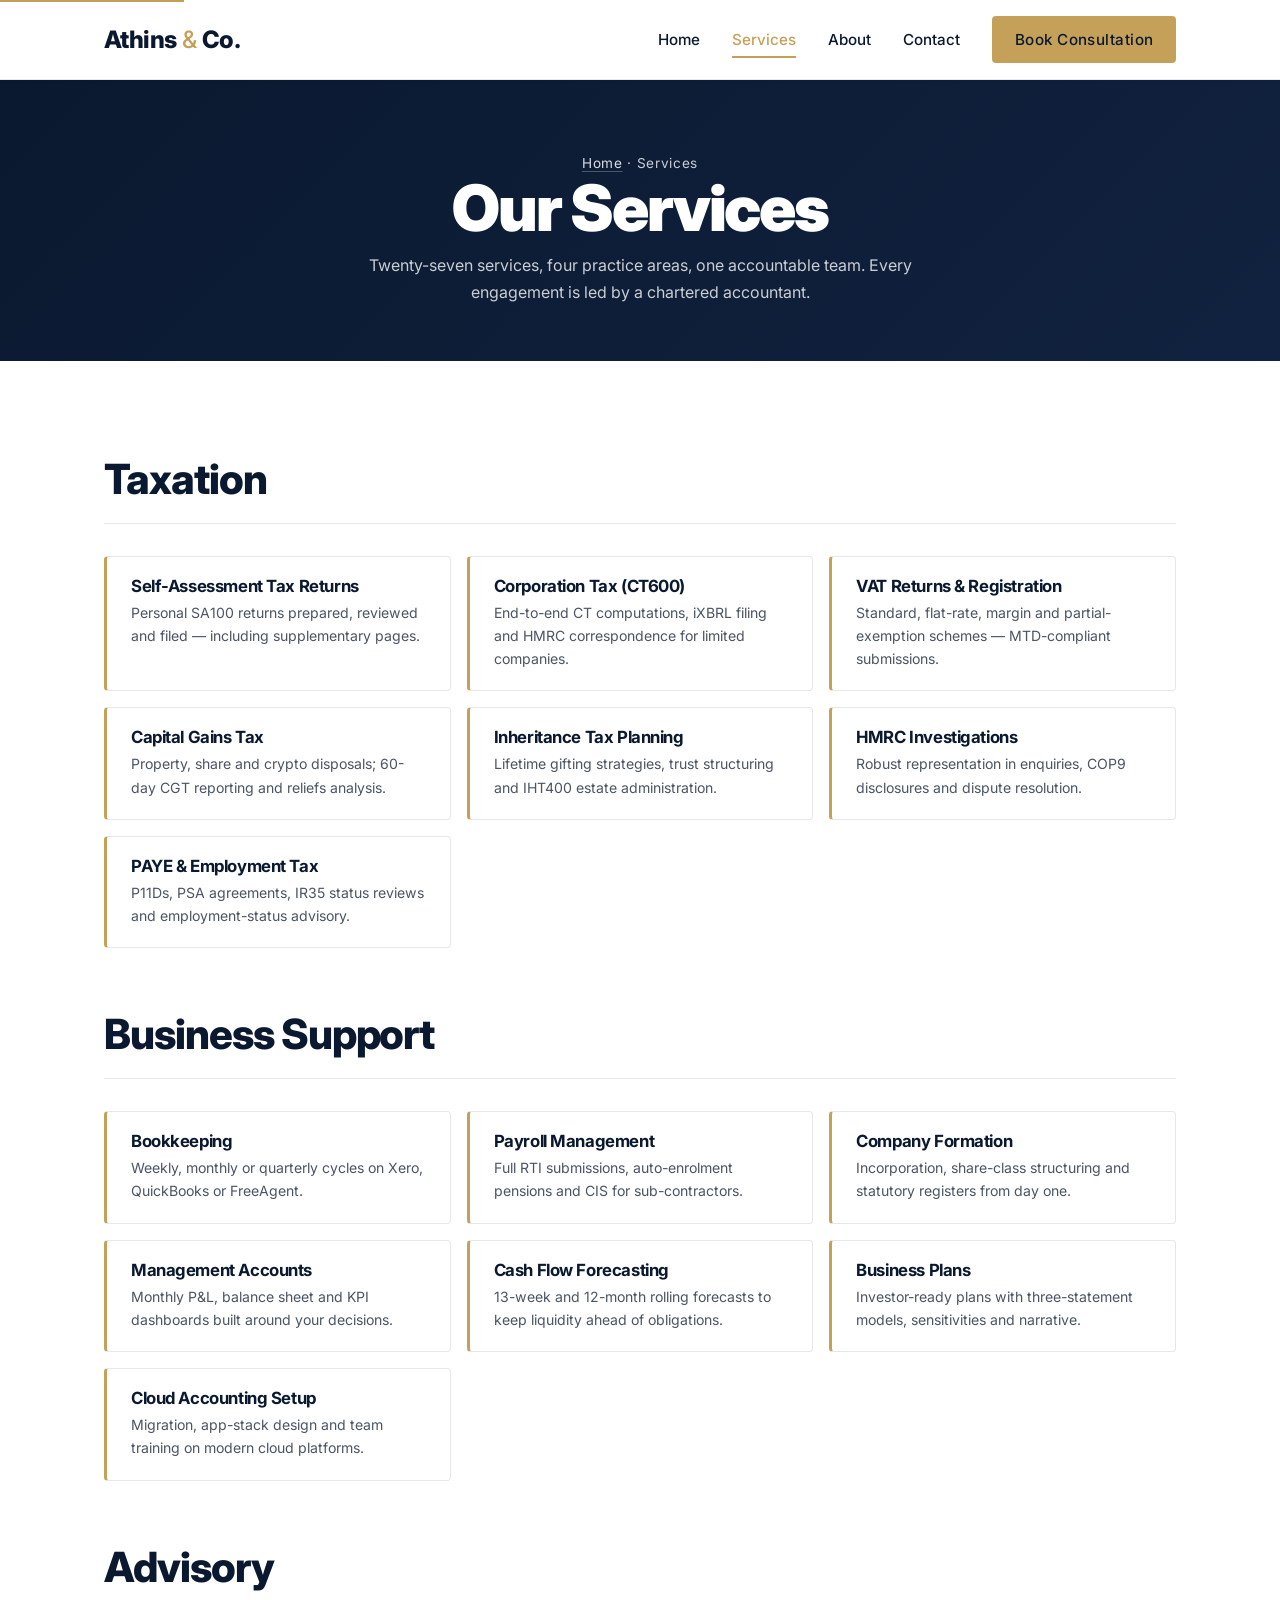
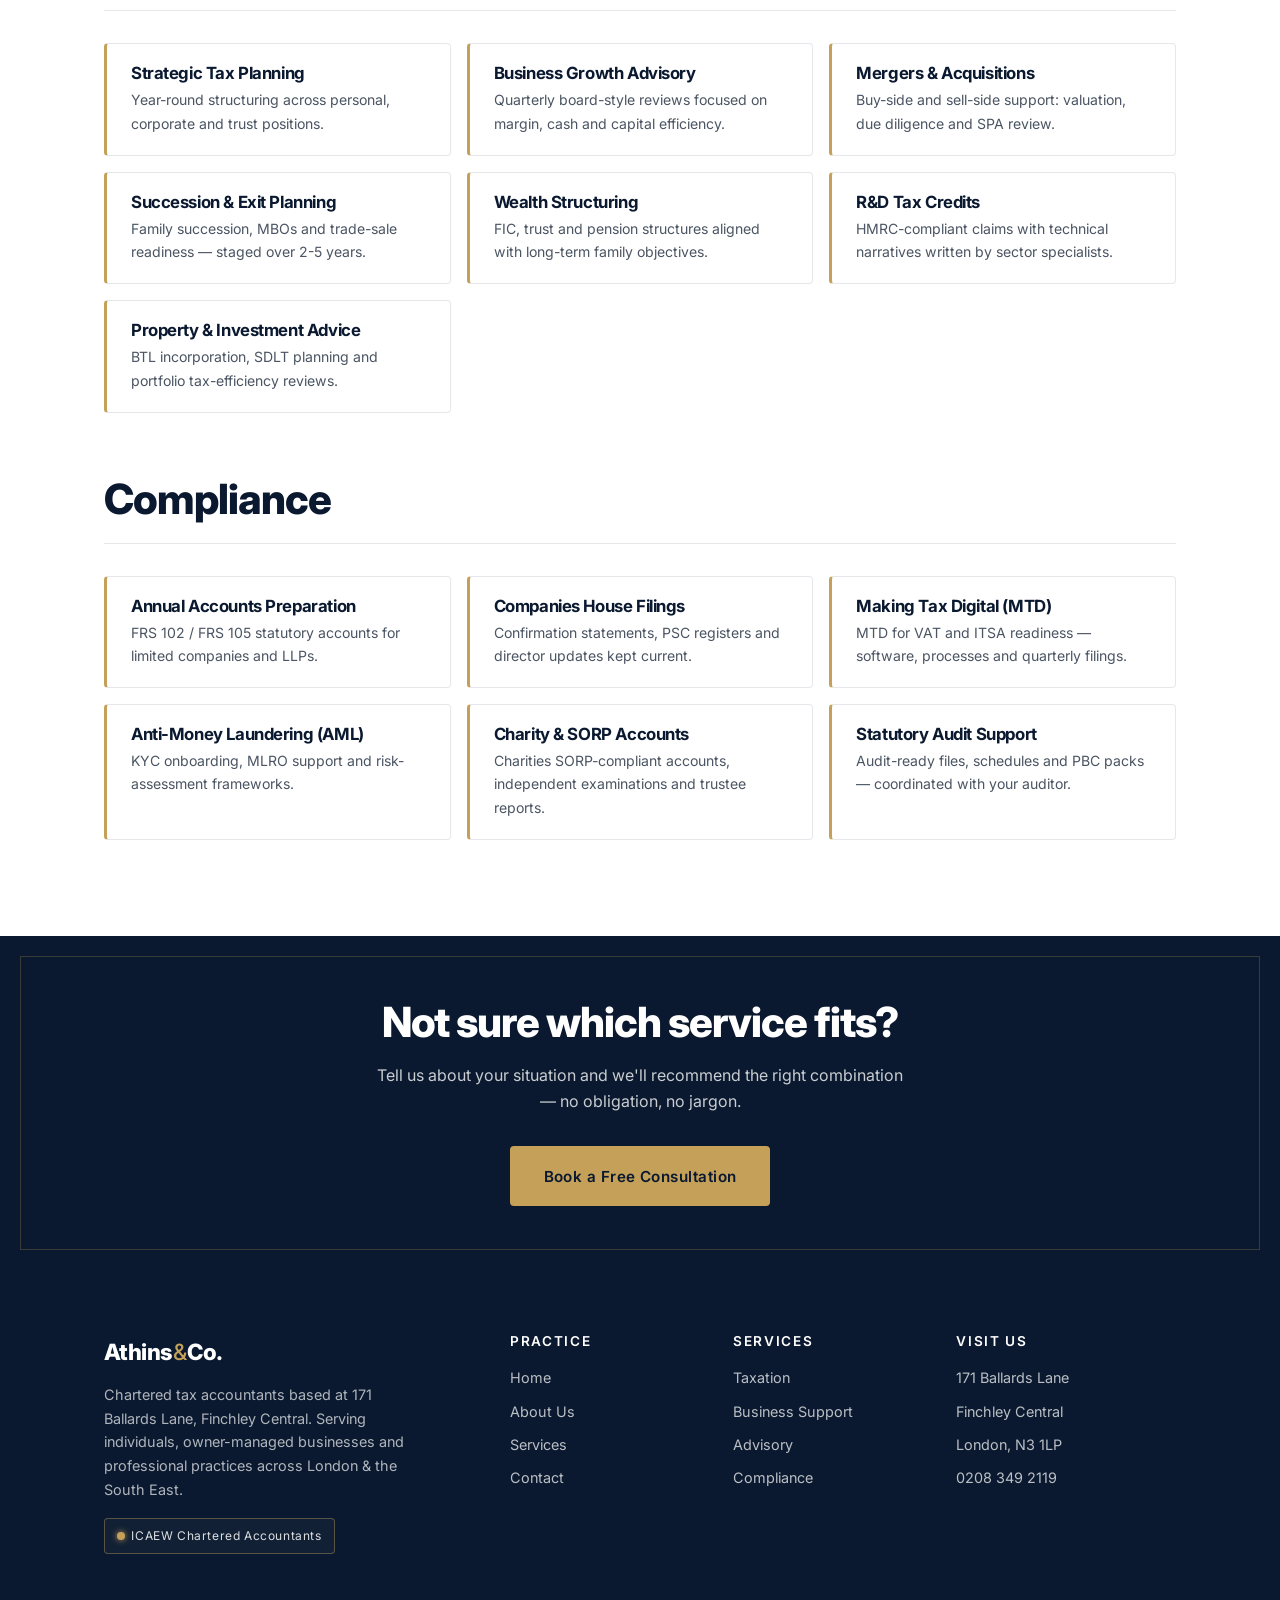
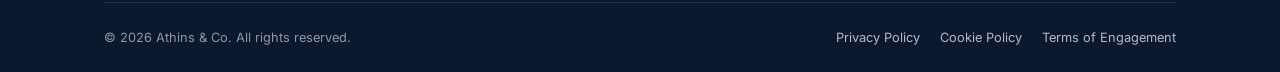
<file: services.html>
<!doctype html>
<html lang="en-GB">
<head>
  <meta charset="utf-8" />
  <meta name="viewport" content="width=device-width, initial-scale=1" />
  <title>Services — Athins &amp; Co. Chartered Tax Accountants</title>
  <meta name="description" content="27 specialist services across taxation, business support, advisory and compliance — delivered by chartered accountants in Finchley Central, London." />
  <meta name="theme-color" content="#0a192f" />
  <link rel="icon" href="data:image/svg+xml,%3Csvg xmlns='http://www.w3.org/2000/svg' viewBox='0 0 64 64'%3E%3Crect width='64' height='64' rx='8' fill='%230a192f'/%3E%3Ctext x='50%25' y='58%25' text-anchor='middle' font-family='Georgia,serif' font-size='38' font-weight='700' fill='%23c5a059'%3EA%3C/text%3E%3C/svg%3E" />
  <link rel="preconnect" href="https://fonts.googleapis.com" />
  <link rel="preconnect" href="https://fonts.gstatic.com" crossorigin />
  <link href="https://fonts.googleapis.com/css2?family=Inter:wght@400;500;600;700;800;900&display=swap" rel="stylesheet" />
  <link rel="stylesheet" href="style.css?v=6" />
</head>
<body>
  <a class="skip-link" href="#main">Skip to main content</a>

  <header class="site-header">
    <div class="container nav-wrap">
      <a href="index.html" class="brand" aria-label="Athins and Co. home">
        <span>Athins <span class="brand-mark">&amp;</span> Co.</span>
      </a>
      <button class="nav-toggle" aria-label="Toggle navigation" aria-controls="primary-nav" aria-expanded="false">
        <span></span><span></span><span></span>
      </button>
      <nav id="primary-nav" class="nav-menu" data-open="false" aria-label="Primary">
        <a href="index.html">Home</a>
        <a href="services.html">Services</a>
        <a href="about.html">About</a>
        <a href="contact.html">Contact</a>
        <a class="btn btn-primary" href="contact.html#book">Book Consultation</a>
      </nav>
    </div>
  </header>

  <main id="main">

    <section class="page-hero">
      <div class="container">
        <p class="breadcrumbs"><a href="index.html">Home</a> · Services</p>
        <h1>Our Services</h1>
        <p>Twenty-seven services, four practice areas, one accountable team. Every engagement is led by a chartered accountant.</p>
      </div>
    </section>

    <section>
      <div class="container">

        <!-- TAXATION -->
        <article class="service-category" id="taxation">
          <header class="category-head">
            <h2>Taxation</h2>
          </header>
          <div class="service-list">
            <div class="service-item">
              <h4>Self-Assessment Tax Returns</h4>
              <p>Personal SA100 returns prepared, reviewed and filed — including supplementary pages.</p>
            </div>
            <div class="service-item">
              <h4>Corporation Tax (CT600)</h4>
              <p>End-to-end CT computations, iXBRL filing and HMRC correspondence for limited companies.</p>
            </div>
            <div class="service-item">
              <h4>VAT Returns &amp; Registration</h4>
              <p>Standard, flat-rate, margin and partial-exemption schemes — MTD-compliant submissions.</p>
            </div>
            <div class="service-item">
              <h4>Capital Gains Tax</h4>
              <p>Property, share and crypto disposals; 60-day CGT reporting and reliefs analysis.</p>
            </div>
            <div class="service-item">
              <h4>Inheritance Tax Planning</h4>
              <p>Lifetime gifting strategies, trust structuring and IHT400 estate administration.</p>
            </div>
            <div class="service-item">
              <h4>HMRC Investigations</h4>
              <p>Robust representation in enquiries, COP9 disclosures and dispute resolution.</p>
            </div>
            <div class="service-item">
              <h4>PAYE &amp; Employment Tax</h4>
              <p>P11Ds, PSA agreements, IR35 status reviews and employment-status advisory.</p>
            </div>
          </div>
        </article>

        <!-- BUSINESS SUPPORT -->
        <article class="service-category" id="business">
          <header class="category-head">
            <h2>Business Support</h2>
          </header>
          <div class="service-list">
            <div class="service-item">
              <h4>Bookkeeping</h4>
              <p>Weekly, monthly or quarterly cycles on Xero, QuickBooks or FreeAgent.</p>
            </div>
            <div class="service-item">
              <h4>Payroll Management</h4>
              <p>Full RTI submissions, auto-enrolment pensions and CIS for sub-contractors.</p>
            </div>
            <div class="service-item">
              <h4>Company Formation</h4>
              <p>Incorporation, share-class structuring and statutory registers from day one.</p>
            </div>
            <div class="service-item">
              <h4>Management Accounts</h4>
              <p>Monthly P&amp;L, balance sheet and KPI dashboards built around your decisions.</p>
            </div>
            <div class="service-item">
              <h4>Cash Flow Forecasting</h4>
              <p>13-week and 12-month rolling forecasts to keep liquidity ahead of obligations.</p>
            </div>
            <div class="service-item">
              <h4>Business Plans</h4>
              <p>Investor-ready plans with three-statement models, sensitivities and narrative.</p>
            </div>
            <div class="service-item">
              <h4>Cloud Accounting Setup</h4>
              <p>Migration, app-stack design and team training on modern cloud platforms.</p>
            </div>
          </div>
        </article>

        <!-- ADVISORY -->
        <article class="service-category" id="advisory">
          <header class="category-head">
            <h2>Advisory</h2>
          </header>
          <div class="service-list">
            <div class="service-item">
              <h4>Strategic Tax Planning</h4>
              <p>Year-round structuring across personal, corporate and trust positions.</p>
            </div>
            <div class="service-item">
              <h4>Business Growth Advisory</h4>
              <p>Quarterly board-style reviews focused on margin, cash and capital efficiency.</p>
            </div>
            <div class="service-item">
              <h4>Mergers &amp; Acquisitions</h4>
              <p>Buy-side and sell-side support: valuation, due diligence and SPA review.</p>
            </div>
            <div class="service-item">
              <h4>Succession &amp; Exit Planning</h4>
              <p>Family succession, MBOs and trade-sale readiness — staged over 2-5 years.</p>
            </div>
            <div class="service-item">
              <h4>Wealth Structuring</h4>
              <p>FIC, trust and pension structures aligned with long-term family objectives.</p>
            </div>
            <div class="service-item">
              <h4>R&amp;D Tax Credits</h4>
              <p>HMRC-compliant claims with technical narratives written by sector specialists.</p>
            </div>
            <div class="service-item">
              <h4>Property &amp; Investment Advice</h4>
              <p>BTL incorporation, SDLT planning and portfolio tax-efficiency reviews.</p>
            </div>
          </div>
        </article>

        <!-- COMPLIANCE -->
        <article class="service-category" id="compliance">
          <header class="category-head">
            <h2>Compliance</h2>
          </header>
          <div class="service-list">
            <div class="service-item">
              <h4>Annual Accounts Preparation</h4>
              <p>FRS 102 / FRS 105 statutory accounts for limited companies and LLPs.</p>
            </div>
            <div class="service-item">
              <h4>Companies House Filings</h4>
              <p>Confirmation statements, PSC registers and director updates kept current.</p>
            </div>
            <div class="service-item">
              <h4>Making Tax Digital (MTD)</h4>
              <p>MTD for VAT and ITSA readiness — software, processes and quarterly filings.</p>
            </div>
            <div class="service-item">
              <h4>Anti-Money Laundering (AML)</h4>
              <p>KYC onboarding, MLRO support and risk-assessment frameworks.</p>
            </div>
            <div class="service-item">
              <h4>Charity &amp; SORP Accounts</h4>
              <p>Charities SORP-compliant accounts, independent examinations and trustee reports.</p>
            </div>
            <div class="service-item">
              <h4>Statutory Audit Support</h4>
              <p>Audit-ready files, schedules and PBC packs — coordinated with your auditor.</p>
            </div>
          </div>
        </article>

      </div>
    </section>

    <section class="cta-banner">
      <div class="container">
        <h2>Not sure which service fits?</h2>
        <p>Tell us about your situation and we'll recommend the right combination — no obligation, no jargon.</p>
        <a class="btn btn-primary" href="contact.html#book">Book a Free Consultation</a>
      </div>
    </section>

  </main>

  <footer class="site-footer footer">
    <div class="container">
      <div class="footer-grid">
        <div class="footer-about">
          <div class="footer-brand">Athins<span class="gold">&amp;</span>Co.</div>
          <p>Chartered tax accountants based at 171 Ballards Lane, Finchley Central. Serving individuals,
            owner-managed businesses and professional practices across London &amp; the South East.</p>
          <div class="trust-badges" aria-label="Professional bodies">
            <span class="badge"><span class="dot"></span>ICAEW Chartered Accountants</span>
          </div>
        </div>
        <div>
          <h4>Practice</h4>
          <ul>
            <li><a href="index.html">Home</a></li>
            <li><a href="about.html">About Us</a></li>
            <li><a href="services.html">Services</a></li>
            <li><a href="contact.html">Contact</a></li>
          </ul>
        </div>
        <div>
          <h4>Services</h4>
          <ul>
            <li><a href="services.html#taxation">Taxation</a></li>
            <li><a href="services.html#business">Business Support</a></li>
            <li><a href="services.html#advisory">Advisory</a></li>
            <li><a href="services.html#compliance">Compliance</a></li>
          </ul>
        </div>
        <div>
          <h4>Visit Us</h4>
          <ul>
            <li>171 Ballards Lane</li>
            <li>Finchley Central</li>
            <li>London, N3 1LP</li>
            <li><a href="tel:02083492119">0208 349 2119</a></li>
          </ul>
        </div>
      </div>
      <div class="footer-bottom">
        <span>© <span id="year">2026</span> Athins &amp; Co. All rights reserved.</span>
        <nav class="footer-bottom-links" aria-label="Legal">
          <a href="contact.html#privacy">Privacy Policy</a>
          <a href="contact.html#privacy">Cookie Policy</a>
          <a href="contact.html#privacy">Terms of Engagement</a>
        </nav>
      </div>
    </div>
  </footer>

  <script src="script.js" defer></script>
</body>
</html>
</file>
<file: style.css>
/* ==========================================================================
   Athins & Co. — Global Stylesheet
   Palette: Navy #0a192f | White #ffffff | Gold #c5a059
   Typography: Playfair Display (headers) / Inter (body)
   ========================================================================== */

:root {
  --navy: #0a192f;
  --navy-light: #112240;
  --navy-soft: #1a2f4f;
  --gold: #c5a059;
  --gold-soft: #d8b878;
  --white: #ffffff;
  --off-white: #f7f7f5;
  --grey-50: #f3f4f6;
  --grey-200: #e5e7eb;
  --grey-400: #9ca3af;
  --grey-600: #4b5563;
  --grey-800: #1f2937;

  /* Single typeface — Inter — used for both display & body. Direct-response aesthetic (Hormozy / Sabri Suby style). */
  --font-serif: 'Inter', -apple-system, BlinkMacSystemFont, 'Segoe UI', Roboto, Helvetica, Arial, sans-serif;
  --font-sans: 'Inter', -apple-system, BlinkMacSystemFont, 'Segoe UI', Roboto, Helvetica, Arial, sans-serif;

  --container: 1200px;
  --radius: 4px;
  --radius-lg: 8px;
  --shadow-sm: 0 1px 3px rgba(10, 25, 47, 0.08);
  --shadow-md: 0 6px 20px rgba(10, 25, 47, 0.10);
  --shadow-lg: 0 18px 40px rgba(10, 25, 47, 0.18);

  --transition: 0.25s ease;
}

/* ---------- Reset ---------- */
*, *::before, *::after { box-sizing: border-box; }
* { margin: 0; padding: 0; }
html { scroll-behavior: smooth; -webkit-text-size-adjust: 100%; }
body {
  font-family: var(--font-sans);
  font-size: 16px;
  line-height: 1.65;
  color: var(--grey-800);
  background: var(--white);
  -webkit-font-smoothing: antialiased;
  -moz-osx-font-smoothing: grayscale;
}
img, svg { max-width: 100%; display: block; }
a { color: var(--gold); text-decoration: none; transition: color var(--transition); }
a:hover { color: var(--gold-soft); }
ul { list-style: none; }
button { font-family: inherit; cursor: pointer; border: none; background: none; }

/* ---------- Typography ---------- */
h1, h2, h3, h4 {
  font-family: var(--font-serif);
  font-weight: 800;
  color: var(--navy);
  line-height: 1.1;
  letter-spacing: -0.025em;
}
h1 {
  font-size: clamp(2.2rem, 6vw, 4rem);
  font-weight: 900;
  line-height: 1.02;
  letter-spacing: -0.035em;
}
h2 { font-size: clamp(1.8rem, 4vw, 2.6rem); }
h3 { font-size: clamp(1.2rem, 2.5vw, 1.5rem); font-weight: 700; }
h4 { font-size: 1.05rem; font-weight: 700; }
p { margin-bottom: 1rem; }
.eyebrow {
  font-family: var(--font-sans);
  font-size: 0.8rem;
  font-weight: 600;
  letter-spacing: 0.18em;
  text-transform: uppercase;
  color: var(--gold);
  margin-bottom: 0.75rem;
  display: inline-block;
}

/* ---------- Layout ---------- */
.container {
  width: 100%;
  max-width: var(--container);
  margin: 0 auto;
  padding: 0 1.5rem;
}
@media (min-width: 768px) {
  .container { padding: 0 3rem; }
}
@media (min-width: 1200px) {
  .container { padding: 0 4rem; }
}
section { padding: 4rem 0; }
@media (min-width: 768px) { section { padding: 6rem 0; } }

.section-head { text-align: center; max-width: 720px; margin: 0 auto 3rem; }
.section-head p { color: var(--grey-600); font-size: 1.05rem; }

/* ---------- Buttons ---------- */
.btn {
  display: inline-block;
  padding: 0.95rem 2rem;
  font-family: var(--font-sans);
  font-weight: 600;
  font-size: 0.95rem;
  letter-spacing: 0.03em;
  text-align: center;
  border-radius: var(--radius);
  cursor: pointer;
  transition: all var(--transition);
  border: 2px solid transparent;
  white-space: nowrap;
}
.btn-primary {
  background: var(--gold);
  color: var(--navy);
  border-color: var(--gold);
}
.btn-primary:hover {
  background: var(--gold-soft);
  border-color: var(--gold-soft);
  color: var(--navy);
  transform: translateY(-2px);
  box-shadow: var(--shadow-md);
}
.btn-outline {
  background: transparent;
  color: var(--white);
  border-color: var(--white);
}
.btn-outline:hover {
  background: var(--white);
  color: var(--navy);
}
.btn-ghost {
  background: transparent;
  color: var(--navy);
  border-color: var(--navy);
}
.btn-ghost:hover {
  background: var(--navy);
  color: var(--white);
}

/* ==========================================================================
   HEADER & NAVIGATION
   ========================================================================== */
.site-header {
  position: sticky;
  top: 0;
  z-index: 100;
  background: var(--white);
  border-bottom: 1px solid var(--grey-200);
  box-shadow: var(--shadow-sm);
}
.nav-wrap {
  display: flex;
  align-items: center;
  justify-content: space-between;
  padding-top: 1rem;
  padding-bottom: 1rem;
}
.brand {
  display: flex;
  align-items: baseline;
  gap: 0.5rem;
  font-family: var(--font-serif);
  font-size: 1.5rem;
  font-weight: 800;
  color: var(--navy);
  letter-spacing: -0.025em;
}
.brand:hover { color: var(--navy); }
.brand-mark {
  color: var(--gold);
  font-family: var(--font-sans);
  font-weight: 500;
  font-style: normal;
  margin: 0 0.05em;
}
.brand-tag {
  font-family: var(--font-sans);
  font-size: 0.7rem;
  font-weight: 500;
  color: var(--grey-600);
  letter-spacing: 0.08em;
  word-spacing: -0.05em;
  text-transform: uppercase;
  font-feature-settings: "liga" 0, "clig" 0;
  display: none;
}
@media (min-width: 768px) { .brand-tag { display: inline; } }

.nav-toggle {
  display: flex;
  flex-direction: column;
  gap: 5px;
  padding: 0.5rem;
}
.nav-toggle span {
  display: block;
  width: 24px;
  height: 2px;
  background: var(--navy);
  transition: transform var(--transition), opacity var(--transition);
}
.nav-toggle[aria-expanded="true"] span:nth-child(1) { transform: translateY(7px) rotate(45deg); }
.nav-toggle[aria-expanded="true"] span:nth-child(2) { opacity: 0; }
.nav-toggle[aria-expanded="true"] span:nth-child(3) { transform: translateY(-7px) rotate(-45deg); }

.nav-menu {
  position: absolute;
  top: 100%;
  left: 0;
  right: 0;
  background: var(--white);
  border-bottom: 1px solid var(--grey-200);
  display: flex;
  flex-direction: column;
  gap: 0;
  padding: 1rem 0;
  max-height: 0;
  overflow: hidden;
  transition: max-height 0.35s ease;
  box-shadow: var(--shadow-md);
}
.nav-menu[data-open="true"] { max-height: 600px; }
.nav-menu a {
  color: var(--navy);
  font-weight: 500;
  font-size: 0.95rem;
  padding: 0.85rem 1.5rem;
  border-bottom: 1px solid var(--grey-200);
}
.nav-menu a:last-of-type { border-bottom: none; }
.nav-menu a:hover { color: var(--gold); background: var(--off-white); }
.nav-menu a.active { color: var(--gold); }
.nav-menu .btn { margin: 0.75rem 1.5rem; padding: 0.75rem 1.25rem; }

@media (min-width: 992px) {
  .nav-toggle { display: none; }
  .nav-menu {
    position: static;
    flex-direction: row;
    align-items: center;
    gap: 2rem;
    max-height: none;
    overflow: visible;
    padding: 0;
    background: transparent;
    border: none;
    box-shadow: none;
  }
  .nav-menu a {
    padding: 0;
    border: none;
    position: relative;
  }
  .nav-menu a:not(.btn)::after {
    content: '';
    position: absolute;
    left: 0;
    bottom: -6px;
    width: 0;
    height: 2px;
    background: var(--gold);
    transition: width var(--transition);
  }
  .nav-menu a:not(.btn):hover::after,
  .nav-menu a.active::after { width: 100%; }
  .nav-menu .btn { margin: 0; padding: 0.7rem 1.4rem; }
  .nav-menu a:hover { background: transparent; }
}

/* ==========================================================================
   HERO
   ========================================================================== */
.hero {
  position: relative;
  background:
    linear-gradient(135deg, rgba(10, 25, 47, 0.92) 0%, rgba(10, 25, 47, 0.78) 100%),
    radial-gradient(circle at 80% 20%, var(--navy-soft) 0%, var(--navy) 60%);
  background-color: var(--navy);
  color: var(--white);
  padding: 5rem 0;
  overflow: hidden;
}
.hero::before {
  content: '';
  position: absolute;
  top: -50%;
  right: -10%;
  width: 60%;
  height: 200%;
  background: radial-gradient(ellipse at center, rgba(197, 160, 89, 0.10) 0%, transparent 60%);
  pointer-events: none;
}
.hero-inner { position: relative; max-width: 760px; }
.hero h1 { color: var(--white); margin-bottom: 1.25rem; }
.hero h1 .accent { color: var(--gold); }
.hero-lead {
  font-size: 1.15rem;
  color: rgba(255, 255, 255, 0.82);
  margin-bottom: 2rem;
  max-width: 600px;
}
.hero-actions { display: flex; flex-wrap: wrap; gap: 1rem; margin-bottom: 3rem; }
.hero-meta {
  display: flex;
  flex-wrap: wrap;
  gap: 2rem;
  padding-top: 2rem;
  border-top: 1px solid rgba(255, 255, 255, 0.12);
  font-size: 0.9rem;
  color: rgba(255, 255, 255, 0.75);
}
.hero-meta-item { display: flex; align-items: center; gap: 0.5rem; }
.hero-meta-item::before { content: '✓'; color: var(--gold); font-weight: 700; }

@media (min-width: 768px) { .hero { padding: 7rem 0; } }

/* ---- Page hero (smaller, used on inner pages) ---- */
.page-hero {
  background: linear-gradient(135deg, var(--navy) 0%, var(--navy-light) 100%);
  color: var(--white);
  padding: 4.5rem 0 3.5rem;
  text-align: center;
}
.page-hero h1 { color: var(--white); margin-bottom: 0.75rem; }
.page-hero p { color: rgba(255, 255, 255, 0.78); max-width: 620px; margin: 0 auto; }
.breadcrumbs {
  font-size: 0.85rem;
  color: rgba(255, 255, 255, 0.6);
  margin-bottom: 1rem;
  letter-spacing: 0.05em;
}
.breadcrumbs a {
  color: rgba(255, 255, 255, 0.85);
  text-decoration: underline;
  text-decoration-color: rgba(255, 255, 255, 0.25);
  text-underline-offset: 3px;
}
.breadcrumbs a:hover { color: var(--white); text-decoration-color: var(--white); }

/* ==========================================================================
   TRUST / STATS
   ========================================================================== */
.trust {
  background: var(--off-white);
  border-top: 1px solid var(--grey-200);
  border-bottom: 1px solid var(--grey-200);
  padding: 3rem 0;
}
.stats-grid {
  display: grid;
  grid-template-columns: repeat(2, 1fr);
  gap: 2rem 1rem;
  text-align: center;
}
@media (min-width: 768px) {
  .stats-grid { grid-template-columns: repeat(4, 1fr); }
}
.stat-num {
  font-family: var(--font-serif);
  font-size: clamp(2rem, 5vw, 2.8rem);
  font-weight: 900;
  color: var(--navy);
  line-height: 1;
  letter-spacing: -0.04em;
}
.stat-num .gold { color: var(--gold); }
.stat-label {
  display: block;
  margin-top: 0.5rem;
  font-size: 0.85rem;
  letter-spacing: 0.1em;
  text-transform: uppercase;
  color: var(--grey-600);
}

/* ==========================================================================
   CARD GRID (services / values / etc.)
   ========================================================================== */
.grid {
  display: grid;
  grid-template-columns: 1fr;
  gap: 1.5rem;
}
@media (min-width: 600px) { .grid-2 { grid-template-columns: repeat(2, 1fr); } }
@media (min-width: 992px) { .grid-3 { grid-template-columns: repeat(3, 1fr); } }
@media (min-width: 992px) { .grid-4 { grid-template-columns: repeat(4, 1fr); } }
@media (min-width: 600px) and (max-width: 991px) {
  .grid-3, .grid-4 { grid-template-columns: repeat(2, 1fr); }
}

.card {
  background: var(--white);
  border: 1px solid var(--grey-200);
  border-radius: var(--radius-lg);
  padding: 2rem 1.75rem;
  transition: transform var(--transition), box-shadow var(--transition), border-color var(--transition);
  position: relative;
}
.card:hover {
  transform: translateY(-4px);
  box-shadow: var(--shadow-md);
  border-color: var(--gold);
}
.card-icon {
  width: 48px;
  height: 48px;
  border-radius: var(--radius);
  background: var(--navy);
  color: var(--gold);
  display: flex;
  align-items: center;
  justify-content: center;
  font-family: var(--font-serif);
  font-size: 1.4rem;
  font-weight: 700;
  margin-bottom: 1.25rem;
}
.card h3 { margin-bottom: 0.6rem; }
.card p { color: var(--grey-600); margin: 0; font-size: 0.95rem; }
.card-link {
  display: inline-block;
  margin-top: 1rem;
  font-weight: 600;
  font-size: 0.9rem;
  color: var(--navy);
  border-bottom: 1px solid var(--gold);
  padding-bottom: 2px;
}
.card-link:hover { color: var(--gold); }

/* ==========================================================================
   SERVICES PAGE — categorised lists
   ========================================================================== */
.service-category { margin-bottom: 4rem; }
.service-category:last-child { margin-bottom: 0; }
.category-head {
  display: flex;
  align-items: center;
  gap: 1rem;
  padding-bottom: 1.25rem;
  margin-bottom: 2rem;
  border-bottom: 1px solid var(--grey-200);
}
.category-num {
  font-family: var(--font-serif);
  font-size: 1rem;
  color: var(--gold);
  letter-spacing: 0.1em;
  font-weight: 600;
}
.category-head h2 { margin: 0; }

.service-list {
  display: grid;
  grid-template-columns: 1fr;
  gap: 1rem;
}
@media (min-width: 600px) { .service-list { grid-template-columns: repeat(2, 1fr); } }
@media (min-width: 992px) { .service-list { grid-template-columns: repeat(3, 1fr); } }

.service-item {
  background: var(--white);
  border: 1px solid var(--grey-200);
  border-left: 3px solid var(--gold);
  border-radius: var(--radius);
  padding: 1.25rem 1.5rem;
  transition: all var(--transition);
}
.service-item:hover {
  background: var(--navy);
  border-color: var(--gold);
  transform: translateX(4px);
  box-shadow: var(--shadow-md);
}
.service-item:hover h4,
.service-item:hover p { color: var(--white); }
.service-item:hover p { color: rgba(255, 255, 255, 0.8); }
.service-item h4 { margin-bottom: 0.35rem; transition: color var(--transition); }
.service-item p { font-size: 0.88rem; color: var(--grey-600); margin: 0; transition: color var(--transition); }

/* ==========================================================================
   ABOUT PAGE
   ========================================================================== */
.split {
  display: grid;
  grid-template-columns: 1fr;
  gap: 3rem;
  align-items: center;
}
@media (min-width: 992px) { .split { grid-template-columns: 1fr 1fr; gap: 4rem; } }
.split-image {
  background: linear-gradient(135deg, var(--navy) 0%, var(--navy-light) 100%);
  border-radius: var(--radius-lg);
  aspect-ratio: 4 / 5;
  display: flex;
  align-items: center;
  justify-content: center;
  color: var(--gold);
  font-family: var(--font-serif);
  font-size: 5rem;
  position: relative;
  overflow: hidden;
}
.split-image::after {
  content: '';
  position: absolute;
  inset: 12px;
  border: 1px solid rgba(197, 160, 89, 0.4);
  border-radius: var(--radius);
  pointer-events: none;
}

.value-list { display: grid; gap: 1.5rem; margin-top: 2rem; }
.value-item {
  display: flex;
  gap: 1rem;
  padding: 1.25rem;
  background: var(--off-white);
  border-radius: var(--radius);
  border-left: 3px solid var(--gold);
}
.value-num {
  font-family: var(--font-serif);
  font-size: 1.5rem;
  font-weight: 700;
  color: var(--gold);
  flex-shrink: 0;
}

/* ==========================================================================
   CONTACT PAGE
   ========================================================================== */
.contact-grid {
  display: grid;
  grid-template-columns: 1fr;
  gap: 2.5rem;
}
@media (min-width: 992px) { .contact-grid { grid-template-columns: 1fr 1.2fr; gap: 4rem; } }

.contact-info { display: grid; gap: 1.25rem; }
.info-block {
  padding: 1.5rem;
  background: var(--off-white);
  border-radius: var(--radius);
  border-left: 3px solid var(--gold);
}
.info-block h4 { margin-bottom: 0.4rem; }
.info-block p, .info-block a {
  color: var(--grey-800);
  margin: 0;
  font-size: 0.95rem;
  line-height: 1.5;
}
.info-block a { color: var(--navy); border-bottom: 1px solid var(--gold); }
.info-block a:hover { color: var(--gold); }

.contact-form {
  background: var(--white);
  padding: 2rem;
  border: 1px solid var(--grey-200);
  border-radius: var(--radius-lg);
  box-shadow: var(--shadow-sm);
}
.form-row { display: grid; gap: 1rem; }
@media (min-width: 600px) { .form-row.row-2 { grid-template-columns: 1fr 1fr; } }
.field { margin-bottom: 1.1rem; }
.field label {
  display: block;
  font-size: 0.85rem;
  font-weight: 600;
  color: var(--navy);
  margin-bottom: 0.4rem;
  letter-spacing: 0.02em;
}
.field input,
.field select,
.field textarea {
  width: 100%;
  padding: 0.85rem 1rem;
  font-family: var(--font-sans);
  font-size: 0.95rem;
  color: var(--grey-800);
  background: var(--white);
  border: 1px solid var(--grey-200);
  border-radius: var(--radius);
  transition: border-color var(--transition), box-shadow var(--transition);
}
.field input:focus,
.field select:focus,
.field textarea:focus {
  outline: none;
  border-color: var(--gold);
  box-shadow: 0 0 0 3px rgba(197, 160, 89, 0.15);
}
.field textarea { resize: vertical; min-height: 130px; }
.consent {
  display: flex;
  align-items: flex-start;
  gap: 0.6rem;
  font-size: 0.85rem;
  color: var(--grey-600);
  margin-bottom: 1.25rem;
}
.consent input { margin-top: 0.25rem; }
.consent a { color: var(--navy); border-bottom: 1px solid var(--gold); }

.map-placeholder {
  margin-top: 3rem;
  background: linear-gradient(135deg, var(--navy) 0%, var(--navy-light) 100%);
  color: var(--white);
  text-align: center;
  padding: 3rem 1.5rem;
  border-radius: var(--radius-lg);
}
.map-placeholder h3 { color: var(--white); }
.map-placeholder p { color: rgba(255, 255, 255, 0.75); margin: 0.5rem 0 0; }

/* ==========================================================================
   CTA BANNER
   ========================================================================== */
.cta-banner {
  background: var(--navy);
  color: var(--white);
  text-align: center;
  padding: 4rem 1rem;
  position: relative;
  overflow: hidden;
}
.cta-banner::before {
  content: '';
  position: absolute;
  inset: 1.25rem;
  border: 1px solid rgba(197, 160, 89, 0.25);
  pointer-events: none;
}
.cta-banner h2 { color: var(--white); position: relative; }
.cta-banner p { color: rgba(255, 255, 255, 0.78); max-width: 540px; margin: 1rem auto 2rem; position: relative; }
.cta-banner .btn { position: relative; }

/* ==========================================================================
   FOOTER
   ========================================================================== */
.site-footer {
  background: var(--navy);
  color: rgba(255, 255, 255, 0.72);
  padding: 4rem 0 0;
  font-size: 0.9rem;
}
.footer-grid {
  display: grid;
  grid-template-columns: 1fr;
  gap: 2.5rem;
  padding-bottom: 3rem;
}
@media (min-width: 600px) { .footer-grid { grid-template-columns: 1fr 1fr; } }
@media (min-width: 992px) { .footer-grid { grid-template-columns: 2fr 1fr 1fr 1.2fr; } }

.footer-brand { font-family: var(--font-serif); font-size: 1.4rem; font-weight: 800; letter-spacing: -0.025em; color: var(--white); margin-bottom: 0.75rem; }
.footer-brand .gold {
  color: var(--gold);
  font-family: var(--font-sans);
  font-weight: 500;
  font-style: normal;
  margin: 0 0.05em;
}
.footer-about p { font-size: 0.9rem; color: rgba(255, 255, 255, 0.68); max-width: 320px; }
.footer h4 {
  color: var(--white);
  font-family: var(--font-sans);
  font-size: 0.85rem;
  font-weight: 600;
  letter-spacing: 0.12em;
  text-transform: uppercase;
  margin-bottom: 1.1rem;
}
.footer ul li { margin-bottom: 0.6rem; }
.footer a { color: rgba(255, 255, 255, 0.72); }
.footer a:hover { color: var(--gold); }

.trust-badges {
  display: flex;
  flex-wrap: wrap;
  gap: 0.6rem;
  margin-top: 1rem;
}
.badge {
  display: inline-flex;
  align-items: center;
  gap: 0.4rem;
  padding: 0.45rem 0.75rem;
  border: 1px solid rgba(197, 160, 89, 0.4);
  border-radius: var(--radius);
  font-size: 0.75rem;
  letter-spacing: 0.05em;
  color: rgba(255, 255, 255, 0.85);
  background: rgba(255, 255, 255, 0.03);
}
.badge .dot {
  width: 8px;
  height: 8px;
  border-radius: 50%;
  background: var(--gold);
  box-shadow: 0 0 6px var(--gold);
}

.footer-bottom {
  border-top: 1px solid rgba(255, 255, 255, 0.10);
  padding: 1.5rem 0;
  display: flex;
  flex-wrap: wrap;
  gap: 1rem;
  justify-content: space-between;
  align-items: center;
  font-size: 0.8rem;
  color: rgba(255, 255, 255, 0.55);
}
.footer-bottom-links { display: flex; flex-wrap: wrap; gap: 1.25rem; }
.footer-bottom-links a { color: rgba(255, 255, 255, 0.7); }

/* ==========================================================================
   UTILITIES
   ========================================================================== */
.text-center { text-align: center; }
.mt-2 { margin-top: 2rem; }
.skip-link {
  position: absolute;
  top: -40px;
  left: 0;
  padding: 0.5rem 1rem;
  background: var(--gold);
  color: var(--navy);
  z-index: 200;
}
.skip-link:focus { top: 0; }

@media (prefers-reduced-motion: reduce) {
  *, *::before, *::after { animation-duration: 0.01ms !important; transition-duration: 0.01ms !important; scroll-behavior: auto !important; }
}
</file>
